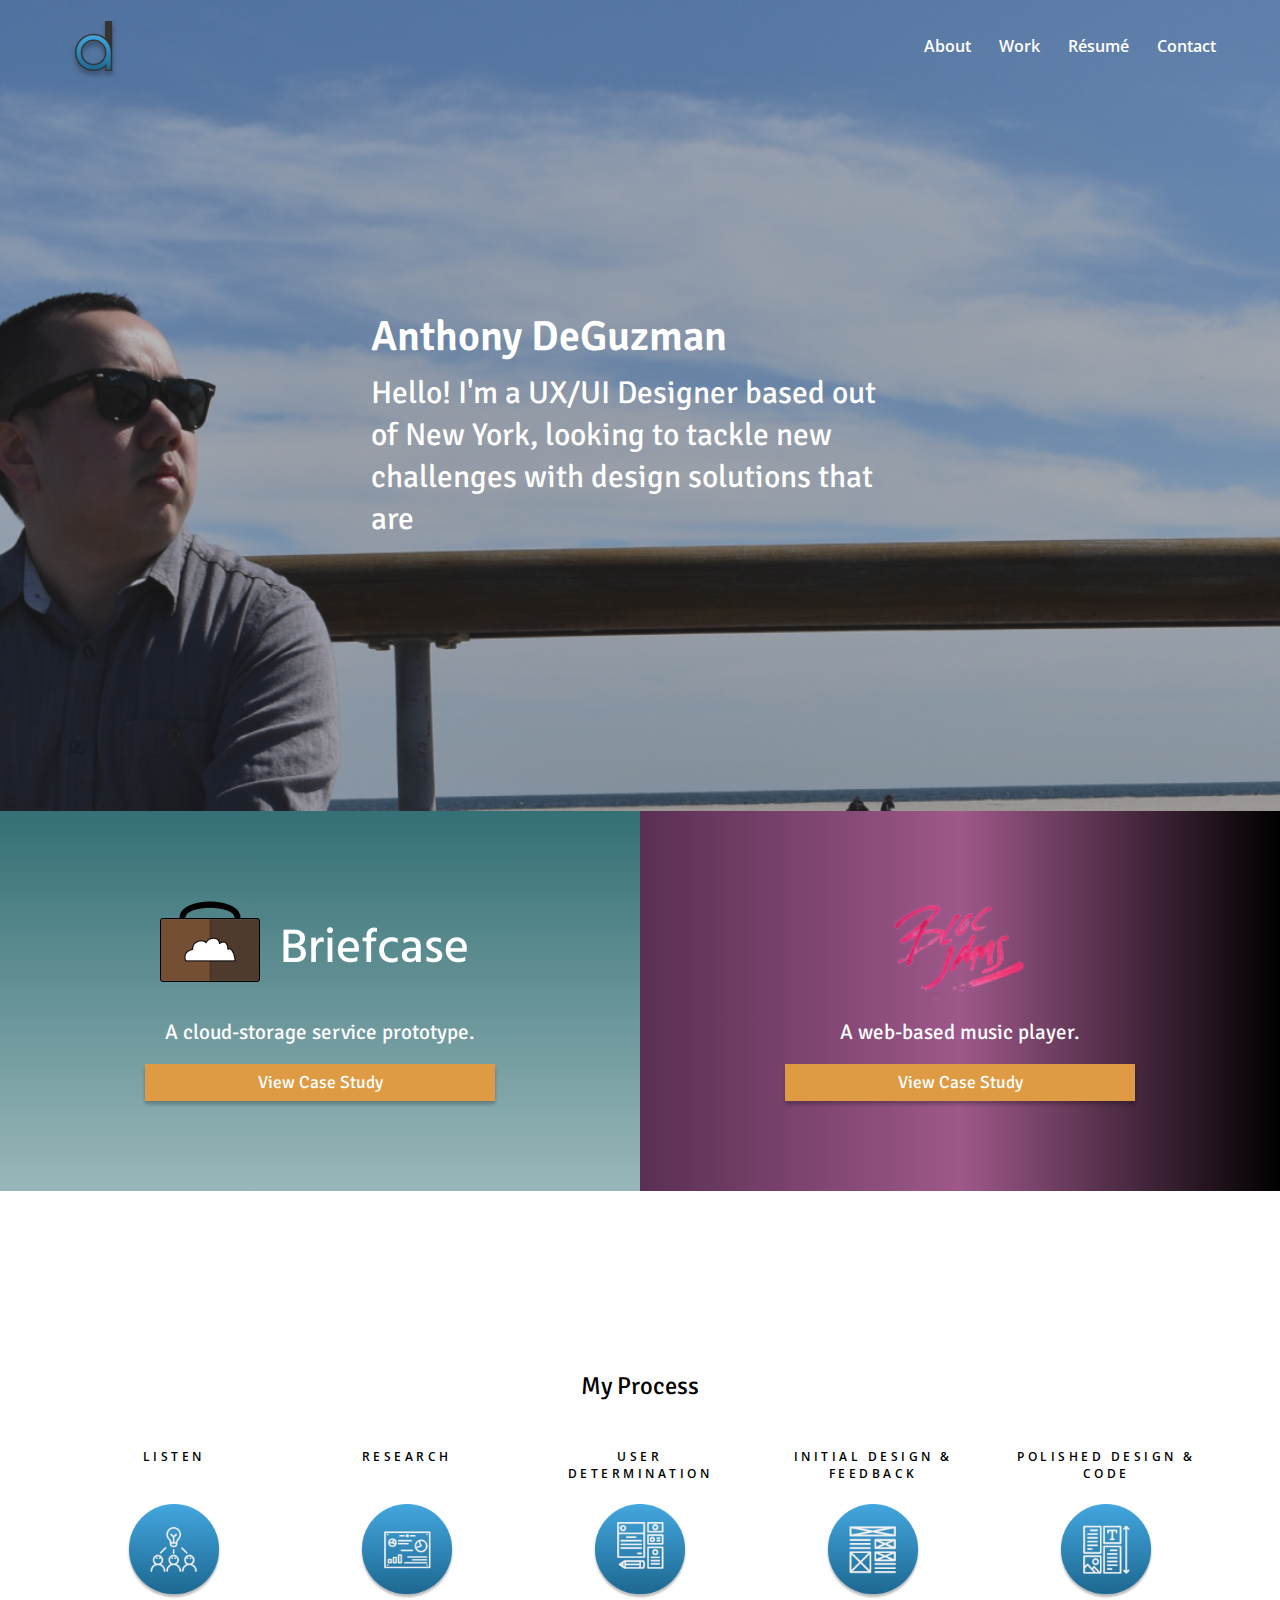
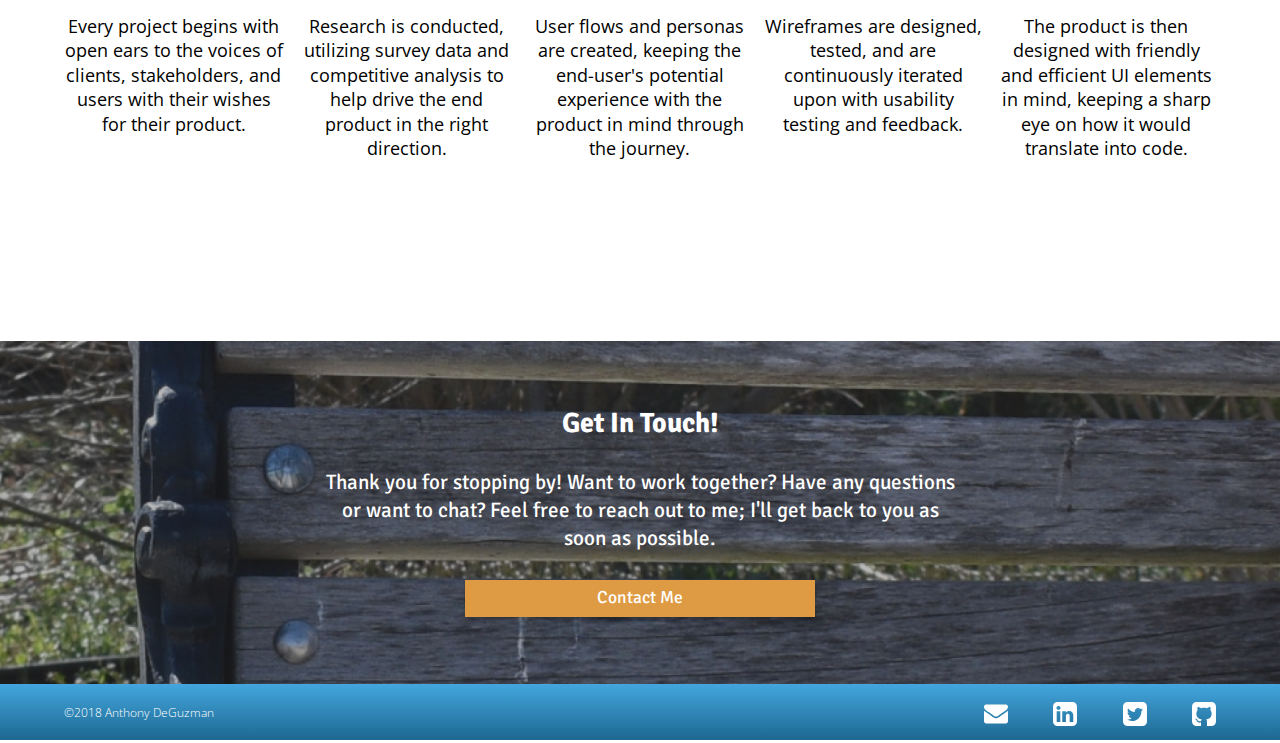
<file: index.html>
<!DOCTYPE html>
<html>
  <head>
    <meta http-equiv="X-UA-Compatible" content="IE=Edge">
    <meta charset="utf-8">
    <meta name="viewport" content="width=device-width, initial-scale=1">
    <title>Anthony DeGuzman | UX/UI Designer</title>
    <link rel="shortcut icon" href="assets/global/logo.ico" type="image/x-icon">
    <link rel="icon" href="assets/global/logo.ico" type="image/x-icon">

    <!-- Styles -->
    <link rel="stylesheet" href="https://fonts.googleapis.com/css?family=Open+Sans|Signika:300,400,600,700">
    <link rel="stylesheet" href="https://cdnjs.cloudflare.com/ajax/libs/font-awesome/4.7.0/css/font-awesome.min.css">
    <link rel="stylesheet" href="styles/reset.css">
    <link rel="stylesheet" href="styles/style.css">
  </head>

  <body>
    <header id="landing-header">
      <nav>
        <a href="index.html">
          <img src="assets/global/logo.svg" alt="Anthony DeGuzman">
        </a>
        <ul class="nav-menu">
          <li><a href="contact.html">Contact</a></li>
          <li><a href="resume.html">Résumé</a></li>
          <li><a href="index.html#projects">Work</a></li>
          <li><a href="about.html">About</a></li>
        </ul>
        <a href="javascript:void(0);" class="icon hamburger" onclick="myFunction()"><i class="fa fa-bars"></i></a>
      </nav>
      <div id="intro-text">
        <h1>Anthony DeGuzman</h1>
        <h2>Hello! I'm a UX/UI Designer based out of New York, looking to tackle new challenges with design solutions that are
          <div class="changing-word">
            <span>creative.</span>
            <span>thoughtful.</span>
            <span>efficient.</span>
            <span>effective.</span>
          </div>
        </h2>
      </div>

      <div id="mobile-intro-text">
        <h1>Anthony DeGuzman</h1>
        <h2>Hello! I'm a UX/UI Designer based out of New York, looking to tackle new challenges with design solutions that are creative, thoughtful, efficient, and effective.</h2>
      </div>
    </header>

    <main>
      <section class="projects" id="projects">
        <div id="blocjams">
          <img src="images/bloc-jams/bloc-jams-logo.png" alt="Bloc Jams Project Image">
          <h4>A web-based music player.</h4>
          <a href="bloc-jams.html" class="btn">View Case Study</a>
        </div>

        <div id="briefcase">
          <img src="images/briefcase/briefcase-logo.png" alt="Briefcase Project Image">
          <h4>A cloud-storage service prototype.</h4>
          <a href="briefcase.html" class="btn">View Case Study</a>
        </div>

        <!-- Twitch Project: Hide until completed.
        <div id="twitch-designs">
          <img src="images/twitch/twitch-logo.png">
          <h4>Panels & overlays for Twitch streamers.
            <br>Coming Soon!
          </h4>
        </div> -->
      </section>

      <section class="my-process">
      <div class="container">
        <h3>My Process</h3>
        <div class="process">
          <div class="listen">
            <h5>LISTEN</h5>
            <img src="assets/landing/listen-icon.png" alt="listen">
            <p>Every project begins with open ears to the voices of clients, stakeholders, and users with their wishes for their product.</p>
          </div>
          <div class="research">
            <h5>RESEARCH</h5>
            <img src="assets/landing/research-icon.png" alt="research">
            <p>Research is conducted, utilizing survey data and competitive analysis to help drive the end product in the right direction.</p>
          </div>
          <div class="user-determination">
            <h5>USER
            <br>DETERMINATION
            </h5>
            <img src="assets/landing/user-determination-icon.png" alt="user determination">
            <p>User flows and personas are created, keeping the end-user's potential experience with the product in mind through the journey.</p>
          </div>
          <div class="design-feedback">
            <h5>INITIAL DESIGN &
            <br>FEEDBACK
            </h5>
            <img src="assets/landing/initial-design-icon.png" alt="initial design & feedback">
            <p>Wireframes are designed, tested, and are continuously iterated upon with usability testing and feedback.</p>
          </div>
          <div class="design-code">
            <h5>POLISHED DESIGN &
            <br>CODE
            </h5>
            <img src="assets/landing/polished-design-icon.png" alt="polished design & code">
            <p>The product is then designed with friendly and efficient UI elements in mind, keeping a sharp eye on how it would translate into code.</p>
          </div>
        </div>
      </div>
      </section>

      <section id="landing-contact-footer">
        <h3>Get In Touch!</h3>
        <h4>Thank you for stopping by! Want to work together? Have any questions or want to chat? Feel free to reach out to me; I'll get back to you as soon as possible.</h4>
        <a href="contact.html" class="btn">Contact Me</a>
      </section>
    </main>

    <footer>
      <div class="copyright">©2018 Anthony DeGuzman</div>
      <div class="footer-icons">
        <!-- contact svg -->
        <a href="contact.html">
          <svg id="contact-svg" width="24" height="24" viewBox="0 0 439 439" xmlns="http://www.w3.org/2000/svg">
            <path d="M42.1353 106.32C47.6885 110.238 64.4282 121.877 92.355 141.229C120.283 160.582 141.677 175.483 156.54 185.933C158.172 187.078 161.641 189.568 166.948 193.406C172.256 197.247 176.667 200.351 180.176 202.718C183.688 205.084 187.934 207.739 192.917 210.678C197.899 213.614 202.595 215.823 207.005 217.285C211.415 218.759 215.498 219.489 219.253 219.489H219.5H219.747C223.502 219.489 227.587 218.758 231.997 217.285C236.405 215.823 241.105 213.612 246.083 210.678C251.063 207.736 255.308 205.084 258.82 202.718C262.332 200.351 266.739 197.247 272.049 193.406C277.355 189.565 280.828 187.078 282.461 185.933C297.484 175.483 335.704 148.942 397.109 106.315C409.031 97.989 418.991 87.9429 426.992 76.1834C435 64.429 438.999 52.098 438.999 39.1973C438.999 28.4168 435.118 19.1885 427.36 11.5133C419.602 3.83633 410.414 -2.61855e-07 399.802 -2.61855e-07H39.1947C26.6201 -2.61855e-07 16.943 4.24562 10.1653 12.7368C3.38843 21.2298 0 31.8456 0 44.5833C0 54.8721 4.49273 66.0216 13.4739 78.0248C22.4542 90.0289 32.0112 99.4614 42.1353 106.32Z" transform="translate(0 48)" fill="white"/>
            <path d="M414.498 21.3122C360.936 57.5655 320.264 85.7403 292.504 105.831C283.195 112.687 275.643 118.04 269.844 121.875C264.044 125.713 256.331 129.633 246.694 133.632C237.06 137.638 228.081 139.634 219.75 139.634H219.5H219.254C210.925 139.634 201.941 137.638 192.307 133.632C182.673 129.633 174.955 125.713 169.157 121.875C163.361 118.04 155.807 112.687 146.499 105.831C124.449 89.6633 83.8655 61.4868 24.7452 21.3122C15.4337 15.1102 7.18614 8.00128 0 -3.03752e-06V194.506C0 205.292 3.83633 214.515 11.5133 222.191C19.1885 229.87 28.4177 233.708 39.1973 233.708H399.805C410.582 233.708 419.811 229.87 427.487 222.191C435.165 214.513 439 205.293 439 194.506V-3.03752e-06C431.976 7.83568 423.813 14.9446 414.498 21.3122Z" transform="translate(0 159.217)" fill="white"/>
          </svg>
        </a>
        <!-- linkedin svg -->
        <a href="https://www.linkedin.com/in/anthony-deguzman" target="_blank">
          <svg id="linkedin-svg" width="24" height="24" viewBox="0 0 439 439" xmlns="http://www.w3.org/2000/svg">
            <path d="M414.407 24.123C398.33 8.042 378.96 0 356.312 0H82.225C59.577 0 40.207 8.042 24.123 24.123C8.042 40.207 0 59.576 0 82.225V356.309C0 378.956 8.042 398.327 24.123 414.411C40.207 430.495 59.577 438.537 82.225 438.537H356.309C378.957 438.537 398.327 430.495 414.404 414.411C430.488 398.327 438.53 378.957 438.53 356.309V82.225C438.529 59.576 430.487 40.204 414.407 24.123ZM133.615 367.157H67.663V169.016H133.615V367.157ZM127.623 132.332C120.772 138.899 111.73 142.183 100.499 142.183H100.211C89.363 142.183 80.563 138.899 73.804 132.332C67.044 125.765 63.666 117.629 63.666 107.922C63.666 98.025 67.142 89.839 74.087 83.366C81.037 76.895 90.029 73.658 101.067 73.658C112.106 73.658 120.957 76.895 127.62 83.366C134.281 89.839 137.708 98.025 137.897 107.922C137.896 117.625 134.474 125.761 127.623 132.332ZM370.87 367.157H304.918V261.237C304.918 231.358 293.882 216.414 271.802 216.414C263.428 216.414 256.382 218.745 250.674 223.409C244.959 228.07 240.678 233.733 237.827 240.4C236.492 243.822 235.828 249.15 235.828 256.381V367.156H169.876C170.447 247.627 170.447 181.577 169.876 169.014H235.828V196.988C249.695 175.307 269.386 164.444 294.929 164.444C317.769 164.444 336.139 171.964 350.033 186.998C363.928 202.035 370.874 224.212 370.874 253.517V367.157H370.87Z" fill="white"/>
          </svg>
        </a>
        <!-- twitter svg -->
        <a href="https://www.twitter.com/adeguzman110" target="_blank">
          <svg id="twitter-svg" width="24" height="24" viewBox="0 0 439 439" xmlns="http://www.w3.org/2000/svg">
            <path d="M414.407 24.123C398.33 8.042 378.96 0 356.312 0H82.225C59.577 0 40.207 8.042 24.123 24.123C8.042 40.207 0 59.576 0 82.225V356.309C0 378.956 8.042 398.327 24.123 414.411C40.207 430.495 59.577 438.537 82.225 438.537H356.309C378.957 438.537 398.327 430.495 414.404 414.411C430.488 398.327 438.53 378.957 438.53 356.309V82.225C438.529 59.576 430.487 40.204 414.407 24.123ZM335.468 168.735C335.659 170.448 335.756 173.013 335.756 176.445C335.756 192.434 333.422 208.47 328.761 224.549C324.1 240.636 316.961 256.053 307.345 270.803C297.739 285.552 286.271 298.594 272.949 309.918C259.624 321.238 243.638 330.283 224.981 337.035C206.333 343.797 186.344 347.178 165.028 347.178C131.912 347.178 101.268 338.226 73.097 320.342C77.665 320.91 82.426 321.197 87.372 321.197C114.972 321.197 139.811 312.632 161.891 295.497C148.95 295.312 137.385 291.318 127.203 283.506C117.018 275.703 109.93 265.807 105.932 253.815C110.879 254.575 114.59 254.952 117.064 254.952C121.251 254.952 126.106 254.192 131.624 252.673C117.73 250.004 106.026 243.111 96.509 231.976C86.99 220.84 82.232 208.136 82.232 193.862V193.291C92.317 198.046 101.834 200.52 110.781 200.713C93.46 189.1 84.8 172.448 84.8 150.75C84.8 140.09 87.558 130.003 93.078 120.486C108.113 138.95 126.389 153.699 147.894 164.738C169.401 175.776 192.434 181.965 216.986 183.296C216.036 179.68 215.559 175.11 215.559 169.592C215.559 153.03 221.412 138.9 233.119 127.193C244.822 115.487 258.956 109.632 275.513 109.632C293.028 109.632 307.592 115.915 319.201 128.478C332.335 126.004 345.093 121.148 357.461 113.918C352.704 128.57 343.848 139.706 330.911 147.32C343.279 145.604 354.791 142.37 365.448 137.612C357.455 149.793 347.459 160.166 335.468 168.735Z" fill="white"/>
          </svg>
        </a>
        <!-- github svg -->
        <a href="//github.com/deguzman110" target="_blank">
          <svg id="github-svg" width="24" height="24" viewBox="0 0 439 439" xmlns="http://www.w3.org/2000/svg">
            <path d="M4.06285 0.0886765C1.01385 0.656676 -0.318156 2.08768 0.0638442 4.36968C0.443844 6.65268 2.15684 7.41567 5.20184 6.65267C8.25084 5.89267 9.58185 4.55766 9.19885 2.65566C8.82085 0.563663 7.10785 -0.294324 4.06285 0.0886765Z" transform="translate(154.11 352.51)" fill="white"/>
            <path d="M4.568 0.0767633C1.522 0.0767633 1.83105e-06 1.11774 1.83105e-06 3.21574C1.83105e-06 5.68974 1.619 6.73374 4.853 6.35374C7.899 6.35374 9.42301 5.30674 9.42301 3.21574C9.42301 0.74474 7.804 -0.306237 4.568 0.0767633Z" transform="translate(137.33 354.808)" fill="white"/>
            <path d="M0.216835 2.30261C-0.543165 4.39761 0.694834 5.82161 3.92783 6.58661C6.78283 7.72361 8.59184 7.15462 9.35184 4.87262C9.92385 2.78162 8.68584 1.2626 5.64084 0.304597C2.78484 -0.454403 0.977835 0.202613 0.216835 2.30261Z" transform="translate(119.412 351.719)" fill="white"/>
            <path d="M414.41 24.123C398.326 8.042 378.964 0 356.309 0H82.225C59.577 0 40.208 8.042 24.123 24.123C8.042 40.207 0 59.576 0 82.225V356.313C0 378.963 8.042 398.33 24.123 414.411C40.207 430.495 59.577 438.537 82.225 438.537H146.178C150.362 438.537 153.505 438.393 155.598 438.113C157.69 437.825 159.782 436.587 161.877 434.396C163.973 432.209 165.017 429.02 165.017 424.834C165.017 424.266 164.967 417.788 164.873 405.417C164.776 393.042 164.729 383.241 164.729 376.007L158.162 377.15C153.975 377.91 148.693 378.245 142.316 378.149C135.942 378.053 129.326 377.389 122.475 376.151C115.62 374.912 109.246 372.058 103.345 367.589C97.447 363.112 93.26 357.261 90.785 350.03L87.929 343.459C86.026 339.086 83.03 334.23 78.937 328.905C74.844 323.573 70.705 319.956 66.518 318.053L64.519 316.625C63.188 315.674 61.951 314.527 60.808 313.196C59.667 311.861 58.811 310.527 58.24 309.199C57.669 307.864 58.143 306.769 59.667 305.91C61.191 305.055 63.948 304.631 67.947 304.631L73.655 305.486C77.463 306.246 82.171 308.528 87.789 312.337C93.403 316.143 98.018 321.091 101.635 327.18C106.015 334.986 111.292 340.93 117.481 345.023C123.665 349.12 129.9 351.166 136.18 351.166C142.46 351.166 147.884 350.69 152.454 349.742C157.019 348.788 161.302 347.357 165.301 345.454C167.014 332.703 171.678 322.895 179.289 316.044C168.441 314.901 158.687 313.19 150.024 310.904C141.366 308.618 132.419 304.909 123.189 299.768C113.955 294.628 106.295 288.256 100.204 280.638C94.114 273.02 89.116 263.028 85.217 250.66C81.316 238.285 79.365 224.008 79.365 207.831C79.365 184.802 86.886 165.194 101.922 149.017C94.878 131.697 95.543 112.285 103.919 90.775C109.439 89.061 117.625 90.347 128.473 94.63C139.323 98.916 147.267 102.581 152.313 105.622C157.359 108.664 161.402 111.236 164.448 113.332C182.153 108.383 200.424 105.909 219.266 105.909C238.107 105.909 256.381 108.383 274.087 113.332L284.936 106.48C292.362 101.91 301.116 97.723 311.205 93.918C321.293 90.112 329 89.064 334.332 90.778C342.894 112.288 343.66 131.7 336.611 149.019C351.647 165.198 359.17 184.805 359.17 207.834C359.17 224.014 357.219 238.339 353.318 250.803C349.42 263.27 344.379 273.266 338.188 280.784C332.004 288.303 324.294 294.627 315.064 299.77C305.832 304.907 296.886 308.623 288.224 310.902C279.563 313.188 269.81 314.906 258.961 316.049C268.852 324.611 273.8 338.121 273.8 356.587V424.825C273.8 428.062 274.272 430.677 275.224 432.676C276.182 434.674 277.702 436.05 279.795 436.817C281.897 437.577 283.744 438.052 285.366 438.241C286.988 438.432 289.315 438.528 292.361 438.528H356.314C378.962 438.528 398.332 430.486 414.409 414.402C430.493 398.318 438.535 378.948 438.535 356.3V82.225C438.533 59.576 430.491 40.204 414.41 24.123Z" fill="white"/>
            <path d="M0.873383 0.688008C-0.457617 1.63601 -0.267619 3.15901 1.44538 5.25301C3.35138 7.15501 4.87238 7.44199 6.01538 6.10799C7.34638 5.15999 7.15638 3.63699 5.44038 1.53899C3.53838 -0.171009 2.01638 -0.457992 0.873383 0.688008Z" transform="translate(85.9197 318.507)" fill="white"/>
            <path d="M0.197136 0.896248C-0.372864 2.23125 0.293137 3.37424 2.19614 4.32224C3.71714 5.27724 4.95814 5.08925 5.90714 3.75425C6.47714 2.41925 5.81113 1.27624 3.90813 0.321236C2.00514 -0.250764 0.768136 -0.0587522 0.197136 0.896248Z" transform="translate(77.1769 311.161)" fill="white"/>
            <path d="M1.28625 0.701878C-0.428746 1.64988 -0.428746 3.36787 1.28625 5.83887C2.99925 8.31687 4.61425 8.98089 6.13925 7.83689C7.85325 6.50289 7.85325 4.69489 6.13925 2.40989C4.61825 -0.0581138 2.99925 -0.636122 1.28625 0.701878Z" transform="translate(94.3597 329.629)" fill="white"/>
            <path d="M1.05267 1.09893C-0.661325 2.62493 -0.283327 4.42591 2.19467 6.52691C4.47567 8.80591 6.37967 9.09291 7.90267 7.37591C9.42667 5.85691 9.04568 4.04992 6.76067 1.95592C4.47968 -0.324075 2.57567 -0.61207 1.05267 1.09893Z" transform="translate(104.588 342.075)" fill="white"/>
          </svg>
        </a>
      </div>
    </footer>

    <!-- Scripts -->
    <script src="scripts/responsive.js"></script>
    <script async src="https://www.googletagmanager.com/gtag/js?id=UA-120392106-1"></script>
    <script>
    window.dataLayer = window.dataLayer || [];
    function gtag(){dataLayer.push(arguments);}
    gtag('js', new Date());
    gtag('config', 'UA-120392106-1');
    </script>
  </body>
</html>
</file>
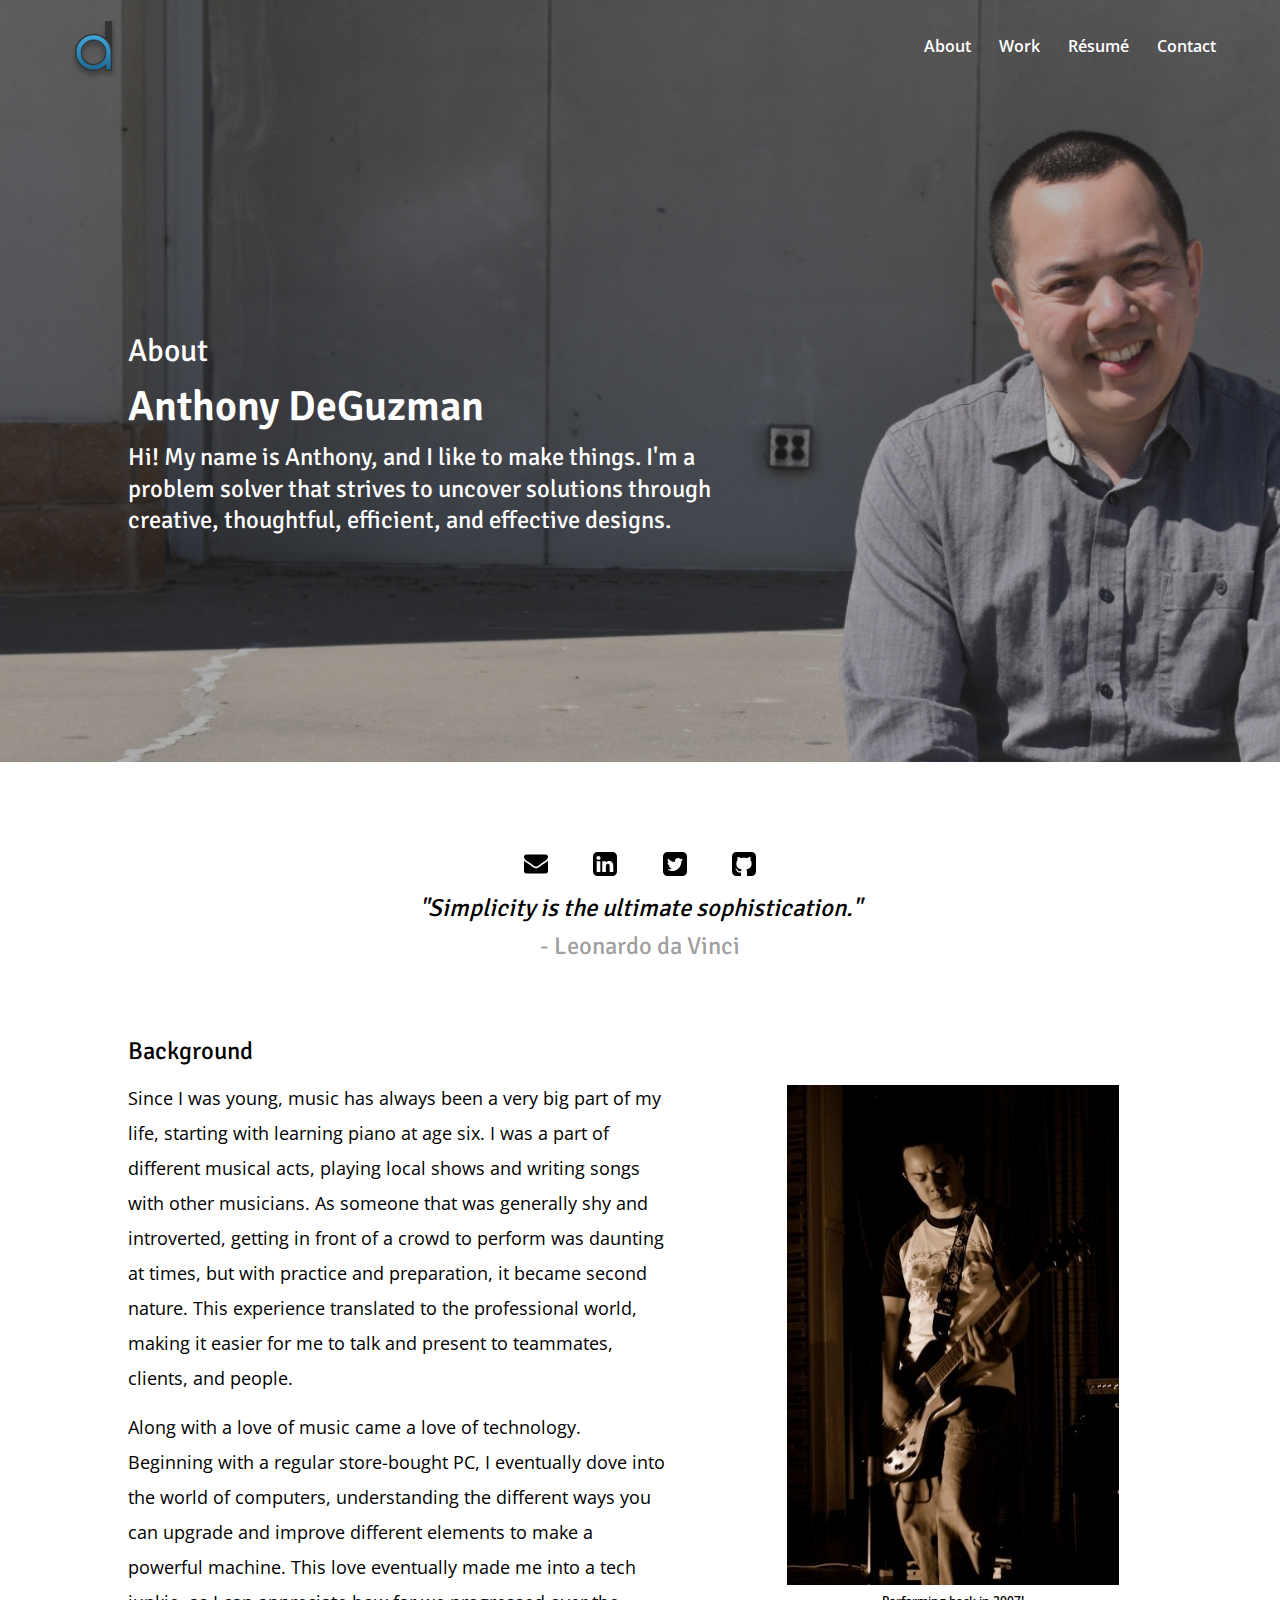
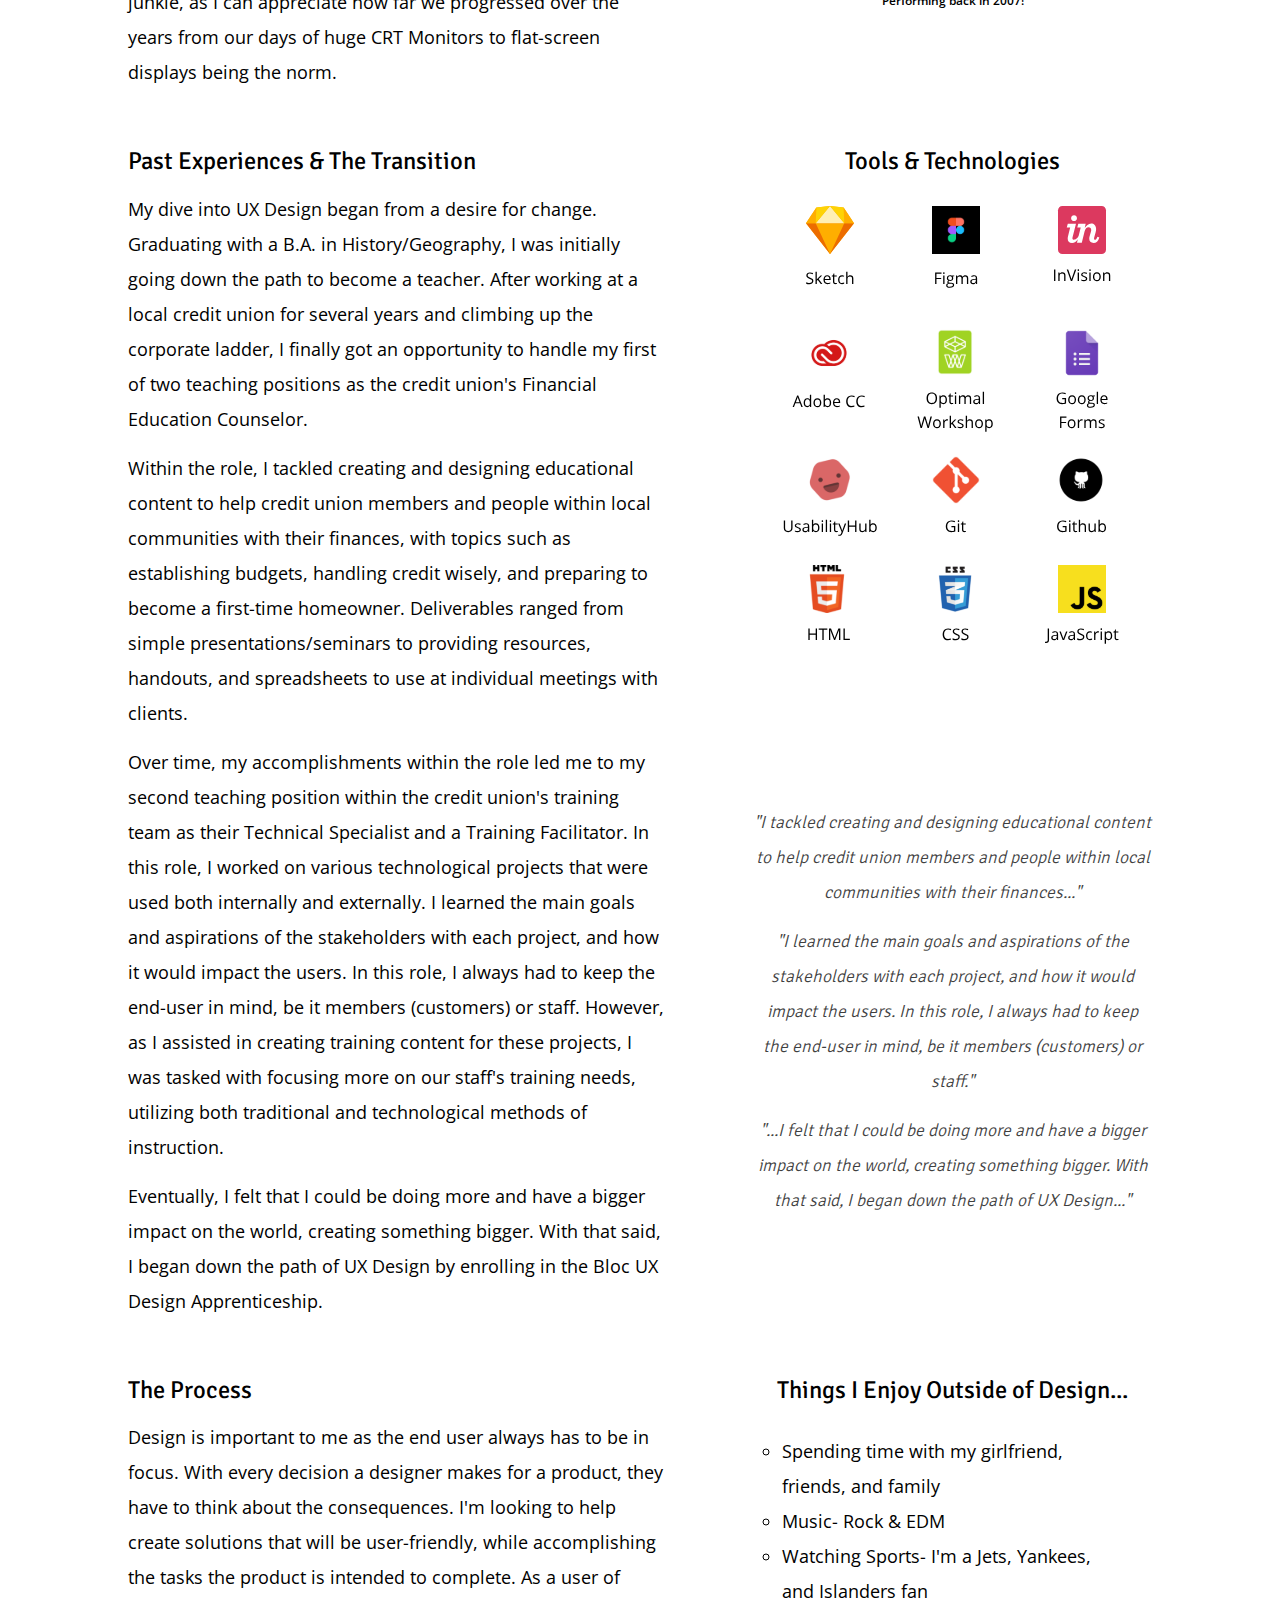
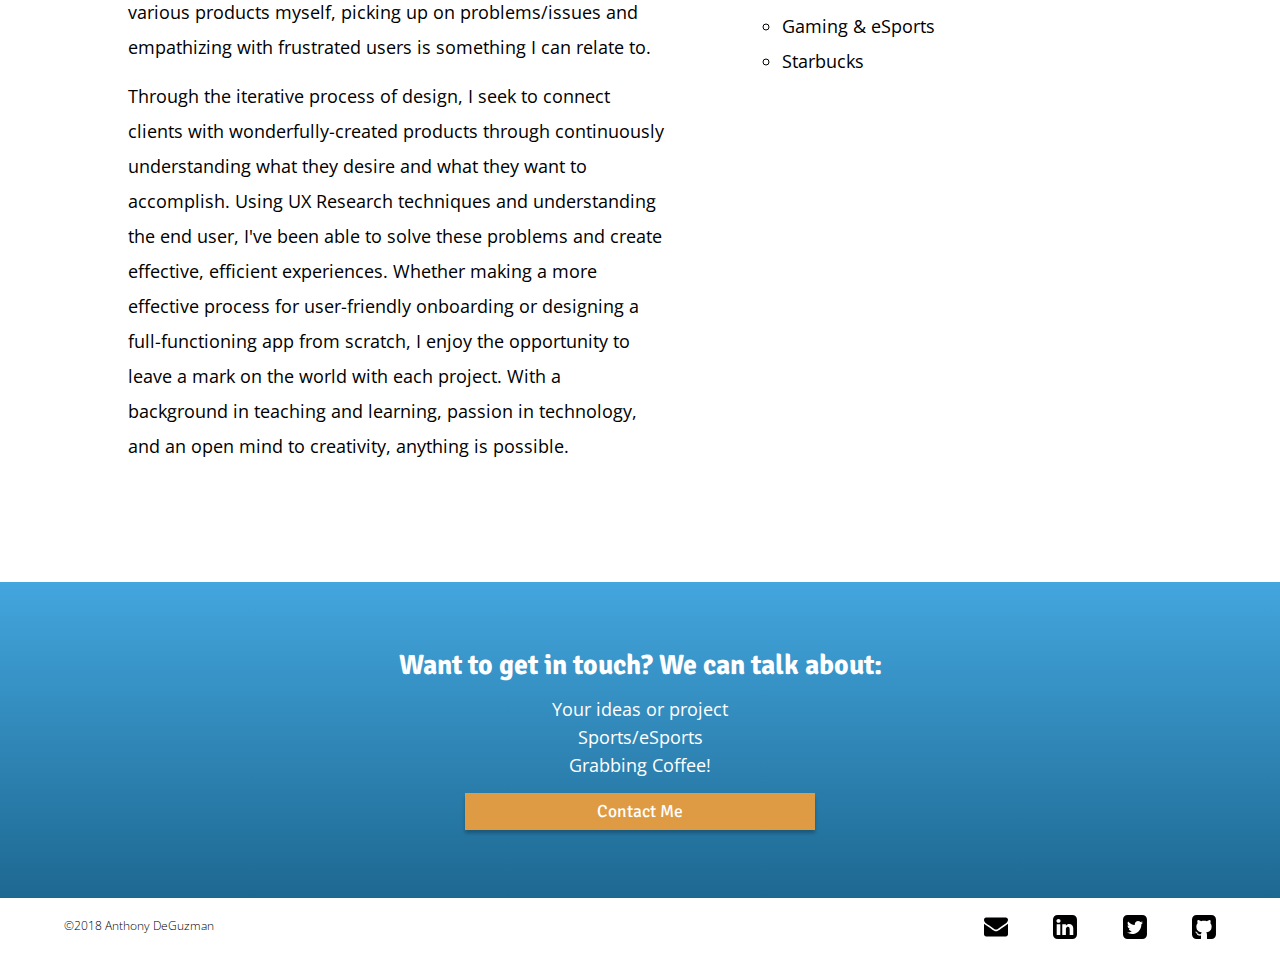
<file: about.html>
<!DOCTYPE html>
<html>
  <head>
    <meta http-equiv="X-UA-Compatible" content="IE=Edge">
    <meta charset="utf-8">
    <meta name="viewport" content="width=device-width, initial-scale=1">
    <title>Anthony DeGuzman | UX/UI Designer</title>
    <link rel="shortcut icon" href="assets/global/logo.ico" type="image/x-icon">
    <link rel="icon" href="assets/global/logo.ico" type="image/x-icon">

    <!-- Styles -->
    <link rel="stylesheet" href="https://fonts.googleapis.com/css?family=Open+Sans|Signika:300,400,600,700">
    <link rel="stylesheet" href="https://cdnjs.cloudflare.com/ajax/libs/font-awesome/4.7.0/css/font-awesome.min.css">
    <link rel="stylesheet" href="styles/reset.css">
    <link rel="stylesheet" href="styles/style.css">
  </head>

  <body>
    <header id="about-contact-header">
      <nav>
        <a href="index.html">
          <img src="assets/global/logo.svg" alt="Anthony DeGuzman">
        </a>
        <ul class="nav-menu">
          <li><a href="contact.html">Contact</a></li>
          <li><a href="resume.html">Résumé</a></li>
          <li><a href="index.html#projects">Work</a></li>
          <li><a href="about.html">About</a></li>
        </ul>
        <a href="javascript:void(0);" class="icon hamburger" onclick="myFunction()"><i class="fa fa-bars"></i></a>
      </nav>
      <div id="about-contact-text">
        <h2>About</h2>
        <h1>Anthony DeGuzman</h1>
        <h3>Hi! My name is Anthony, and I like to make things. I'm a problem solver that strives to uncover solutions through creative, thoughtful, efficient, and effective designs.</h3>
      </div>
    </header>

    <main>
      <section class="about-intro">
        <div id="intro-icons">
          <!-- contact svg -->
          <a href="contact.html">
            <svg id="contact-svg" width="24" height="24" viewBox="0 0 439 439" xmlns="http://www.w3.org/2000/svg">
              <path d="M42.1353 106.32C47.6885 110.238 64.4282 121.877 92.355 141.229C120.283 160.582 141.677 175.483 156.54 185.933C158.172 187.078 161.641 189.568 166.948 193.406C172.256 197.247 176.667 200.351 180.176 202.718C183.688 205.084 187.934 207.739 192.917 210.678C197.899 213.614 202.595 215.823 207.005 217.285C211.415 218.759 215.498 219.489 219.253 219.489H219.5H219.747C223.502 219.489 227.587 218.758 231.997 217.285C236.405 215.823 241.105 213.612 246.083 210.678C251.063 207.736 255.308 205.084 258.82 202.718C262.332 200.351 266.739 197.247 272.049 193.406C277.355 189.565 280.828 187.078 282.461 185.933C297.484 175.483 335.704 148.942 397.109 106.315C409.031 97.989 418.991 87.9429 426.992 76.1834C435 64.429 438.999 52.098 438.999 39.1973C438.999 28.4168 435.118 19.1885 427.36 11.5133C419.602 3.83633 410.414 -2.61855e-07 399.802 -2.61855e-07H39.1947C26.6201 -2.61855e-07 16.943 4.24562 10.1653 12.7368C3.38843 21.2298 0 31.8456 0 44.5833C0 54.8721 4.49273 66.0216 13.4739 78.0248C22.4542 90.0289 32.0112 99.4614 42.1353 106.32Z" transform="translate(0 48)" fill="black"/>
              <path d="M414.498 21.3122C360.936 57.5655 320.264 85.7403 292.504 105.831C283.195 112.687 275.643 118.04 269.844 121.875C264.044 125.713 256.331 129.633 246.694 133.632C237.06 137.638 228.081 139.634 219.75 139.634H219.5H219.254C210.925 139.634 201.941 137.638 192.307 133.632C182.673 129.633 174.955 125.713 169.157 121.875C163.361 118.04 155.807 112.687 146.499 105.831C124.449 89.6633 83.8655 61.4868 24.7452 21.3122C15.4337 15.1102 7.18614 8.00128 0 -3.03752e-06V194.506C0 205.292 3.83633 214.515 11.5133 222.191C19.1885 229.87 28.4177 233.708 39.1973 233.708H399.805C410.582 233.708 419.811 229.87 427.487 222.191C435.165 214.513 439 205.293 439 194.506V-3.03752e-06C431.976 7.83568 423.813 14.9446 414.498 21.3122Z" transform="translate(0 159.217)" fill="black"/>
            </svg>
          </a>
          <!-- linkedin svg -->
          <a href="https://www.linkedin.com/in/anthony-deguzman" target="_blank">
            <svg id="linkedin-svg" width="24" height="24" viewBox="0 0 439 439" xmlns="http://www.w3.org/2000/svg">
              <path d="M414.407 24.123C398.33 8.042 378.96 0 356.312 0H82.225C59.577 0 40.207 8.042 24.123 24.123C8.042 40.207 0 59.576 0 82.225V356.309C0 378.956 8.042 398.327 24.123 414.411C40.207 430.495 59.577 438.537 82.225 438.537H356.309C378.957 438.537 398.327 430.495 414.404 414.411C430.488 398.327 438.53 378.957 438.53 356.309V82.225C438.529 59.576 430.487 40.204 414.407 24.123ZM133.615 367.157H67.663V169.016H133.615V367.157ZM127.623 132.332C120.772 138.899 111.73 142.183 100.499 142.183H100.211C89.363 142.183 80.563 138.899 73.804 132.332C67.044 125.765 63.666 117.629 63.666 107.922C63.666 98.025 67.142 89.839 74.087 83.366C81.037 76.895 90.029 73.658 101.067 73.658C112.106 73.658 120.957 76.895 127.62 83.366C134.281 89.839 137.708 98.025 137.897 107.922C137.896 117.625 134.474 125.761 127.623 132.332ZM370.87 367.157H304.918V261.237C304.918 231.358 293.882 216.414 271.802 216.414C263.428 216.414 256.382 218.745 250.674 223.409C244.959 228.07 240.678 233.733 237.827 240.4C236.492 243.822 235.828 249.15 235.828 256.381V367.156H169.876C170.447 247.627 170.447 181.577 169.876 169.014H235.828V196.988C249.695 175.307 269.386 164.444 294.929 164.444C317.769 164.444 336.139 171.964 350.033 186.998C363.928 202.035 370.874 224.212 370.874 253.517V367.157H370.87Z" fill="black"/>
            </svg>
          </a>
          <!-- twitter svg -->
          <a href="https://www.twitter.com/adeguzman110" target="_blank">
            <svg id="twitter-svg" width="24" height="24" viewBox="0 0 439 439" xmlns="http://www.w3.org/2000/svg">
              <path d="M414.407 24.123C398.33 8.042 378.96 0 356.312 0H82.225C59.577 0 40.207 8.042 24.123 24.123C8.042 40.207 0 59.576 0 82.225V356.309C0 378.956 8.042 398.327 24.123 414.411C40.207 430.495 59.577 438.537 82.225 438.537H356.309C378.957 438.537 398.327 430.495 414.404 414.411C430.488 398.327 438.53 378.957 438.53 356.309V82.225C438.529 59.576 430.487 40.204 414.407 24.123ZM335.468 168.735C335.659 170.448 335.756 173.013 335.756 176.445C335.756 192.434 333.422 208.47 328.761 224.549C324.1 240.636 316.961 256.053 307.345 270.803C297.739 285.552 286.271 298.594 272.949 309.918C259.624 321.238 243.638 330.283 224.981 337.035C206.333 343.797 186.344 347.178 165.028 347.178C131.912 347.178 101.268 338.226 73.097 320.342C77.665 320.91 82.426 321.197 87.372 321.197C114.972 321.197 139.811 312.632 161.891 295.497C148.95 295.312 137.385 291.318 127.203 283.506C117.018 275.703 109.93 265.807 105.932 253.815C110.879 254.575 114.59 254.952 117.064 254.952C121.251 254.952 126.106 254.192 131.624 252.673C117.73 250.004 106.026 243.111 96.509 231.976C86.99 220.84 82.232 208.136 82.232 193.862V193.291C92.317 198.046 101.834 200.52 110.781 200.713C93.46 189.1 84.8 172.448 84.8 150.75C84.8 140.09 87.558 130.003 93.078 120.486C108.113 138.95 126.389 153.699 147.894 164.738C169.401 175.776 192.434 181.965 216.986 183.296C216.036 179.68 215.559 175.11 215.559 169.592C215.559 153.03 221.412 138.9 233.119 127.193C244.822 115.487 258.956 109.632 275.513 109.632C293.028 109.632 307.592 115.915 319.201 128.478C332.335 126.004 345.093 121.148 357.461 113.918C352.704 128.57 343.848 139.706 330.911 147.32C343.279 145.604 354.791 142.37 365.448 137.612C357.455 149.793 347.459 160.166 335.468 168.735Z" fill="black"/>
            </svg>
          </a>
          <!-- github svg -->
          <a href="//github.com/deguzman110" target="_blank">
            <svg id="github-svg" width="24" height="24" viewBox="0 0 439 439" xmlns="http://www.w3.org/2000/svg">
              <path d="M4.06285 0.0886765C1.01385 0.656676 -0.318156 2.08768 0.0638442 4.36968C0.443844 6.65268 2.15684 7.41567 5.20184 6.65267C8.25084 5.89267 9.58185 4.55766 9.19885 2.65566C8.82085 0.563663 7.10785 -0.294324 4.06285 0.0886765Z" transform="translate(154.11 352.51)" fill="black"/>
              <path d="M4.568 0.0767633C1.522 0.0767633 1.83105e-06 1.11774 1.83105e-06 3.21574C1.83105e-06 5.68974 1.619 6.73374 4.853 6.35374C7.899 6.35374 9.42301 5.30674 9.42301 3.21574C9.42301 0.74474 7.804 -0.306237 4.568 0.0767633Z" transform="translate(137.33 354.808)" fill="black"/>
              <path d="M0.216835 2.30261C-0.543165 4.39761 0.694834 5.82161 3.92783 6.58661C6.78283 7.72361 8.59184 7.15462 9.35184 4.87262C9.92385 2.78162 8.68584 1.2626 5.64084 0.304597C2.78484 -0.454403 0.977835 0.202613 0.216835 2.30261Z" transform="translate(119.412 351.719)" fill="black"/>
              <path d="M414.41 24.123C398.326 8.042 378.964 0 356.309 0H82.225C59.577 0 40.208 8.042 24.123 24.123C8.042 40.207 0 59.576 0 82.225V356.313C0 378.963 8.042 398.33 24.123 414.411C40.207 430.495 59.577 438.537 82.225 438.537H146.178C150.362 438.537 153.505 438.393 155.598 438.113C157.69 437.825 159.782 436.587 161.877 434.396C163.973 432.209 165.017 429.02 165.017 424.834C165.017 424.266 164.967 417.788 164.873 405.417C164.776 393.042 164.729 383.241 164.729 376.007L158.162 377.15C153.975 377.91 148.693 378.245 142.316 378.149C135.942 378.053 129.326 377.389 122.475 376.151C115.62 374.912 109.246 372.058 103.345 367.589C97.447 363.112 93.26 357.261 90.785 350.03L87.929 343.459C86.026 339.086 83.03 334.23 78.937 328.905C74.844 323.573 70.705 319.956 66.518 318.053L64.519 316.625C63.188 315.674 61.951 314.527 60.808 313.196C59.667 311.861 58.811 310.527 58.24 309.199C57.669 307.864 58.143 306.769 59.667 305.91C61.191 305.055 63.948 304.631 67.947 304.631L73.655 305.486C77.463 306.246 82.171 308.528 87.789 312.337C93.403 316.143 98.018 321.091 101.635 327.18C106.015 334.986 111.292 340.93 117.481 345.023C123.665 349.12 129.9 351.166 136.18 351.166C142.46 351.166 147.884 350.69 152.454 349.742C157.019 348.788 161.302 347.357 165.301 345.454C167.014 332.703 171.678 322.895 179.289 316.044C168.441 314.901 158.687 313.19 150.024 310.904C141.366 308.618 132.419 304.909 123.189 299.768C113.955 294.628 106.295 288.256 100.204 280.638C94.114 273.02 89.116 263.028 85.217 250.66C81.316 238.285 79.365 224.008 79.365 207.831C79.365 184.802 86.886 165.194 101.922 149.017C94.878 131.697 95.543 112.285 103.919 90.775C109.439 89.061 117.625 90.347 128.473 94.63C139.323 98.916 147.267 102.581 152.313 105.622C157.359 108.664 161.402 111.236 164.448 113.332C182.153 108.383 200.424 105.909 219.266 105.909C238.107 105.909 256.381 108.383 274.087 113.332L284.936 106.48C292.362 101.91 301.116 97.723 311.205 93.918C321.293 90.112 329 89.064 334.332 90.778C342.894 112.288 343.66 131.7 336.611 149.019C351.647 165.198 359.17 184.805 359.17 207.834C359.17 224.014 357.219 238.339 353.318 250.803C349.42 263.27 344.379 273.266 338.188 280.784C332.004 288.303 324.294 294.627 315.064 299.77C305.832 304.907 296.886 308.623 288.224 310.902C279.563 313.188 269.81 314.906 258.961 316.049C268.852 324.611 273.8 338.121 273.8 356.587V424.825C273.8 428.062 274.272 430.677 275.224 432.676C276.182 434.674 277.702 436.05 279.795 436.817C281.897 437.577 283.744 438.052 285.366 438.241C286.988 438.432 289.315 438.528 292.361 438.528H356.314C378.962 438.528 398.332 430.486 414.409 414.402C430.493 398.318 438.535 378.948 438.535 356.3V82.225C438.533 59.576 430.491 40.204 414.41 24.123Z" fill="black"/>
              <path d="M0.873383 0.688008C-0.457617 1.63601 -0.267619 3.15901 1.44538 5.25301C3.35138 7.15501 4.87238 7.44199 6.01538 6.10799C7.34638 5.15999 7.15638 3.63699 5.44038 1.53899C3.53838 -0.171009 2.01638 -0.457992 0.873383 0.688008Z" transform="translate(85.9197 318.507)" fill="black"/>
              <path d="M0.197136 0.896248C-0.372864 2.23125 0.293137 3.37424 2.19614 4.32224C3.71714 5.27724 4.95814 5.08925 5.90714 3.75425C6.47714 2.41925 5.81113 1.27624 3.90813 0.321236C2.00514 -0.250764 0.768136 -0.0587522 0.197136 0.896248Z" transform="translate(77.1769 311.161)" fill="black"/>
              <path d="M1.28625 0.701878C-0.428746 1.64988 -0.428746 3.36787 1.28625 5.83887C2.99925 8.31687 4.61425 8.98089 6.13925 7.83689C7.85325 6.50289 7.85325 4.69489 6.13925 2.40989C4.61825 -0.0581138 2.99925 -0.636122 1.28625 0.701878Z" transform="translate(94.3597 329.629)" fill="black"/>
              <path d="M1.05267 1.09893C-0.661325 2.62493 -0.283327 4.42591 2.19467 6.52691C4.47567 8.80591 6.37967 9.09291 7.90267 7.37591C9.42667 5.85691 9.04568 4.04992 6.76067 1.95592C4.47968 -0.324075 2.57567 -0.61207 1.05267 1.09893Z" transform="translate(104.588 342.075)" fill="black"/>
            </svg>
          </a>
        </div>

        <h3 id="quote"><i>"Simplicity is the ultimate sophistication."</i></h3>
        <span id="leo"><h3>- Leonardo da Vinci</h3></span>

        <div class="mobile-intro">
          <h3>Hi! My name is Anthony, and I like to make things. I'm a problem solver that strives to uncover solutions through creative, thoughtful, efficient, and effective designs.</h3>
        </div>
      </section>

      <div class="about-container">
      <section class="background">
        <h3>Background</h3>
        <p>Since I was young, music has always been a very big part of my life, starting with learning piano at age six. I was a part of different musical acts, playing local shows and writing songs with other musicians. As someone that was generally shy and introverted, getting in front of a crowd to perform was daunting at times, but with practice and preparation, it became second nature. This experience translated to the professional world, making it easier for me to talk and present to teammates, clients, and people.</p>
        <br>
        <p>Along with a love of music came a love of technology. Beginning with a regular store-bought PC, I eventually dove into the world of computers, understanding the different ways you can upgrade and improve different elements to make a powerful machine. This love eventually made me into a tech junkie, as I can appreciate how far we progressed over the years from our days of huge CRT Monitors to flat-screen displays being the norm.</p>
      </section>

      <section class="experience-and-transition">
        <h3>Past Experiences & The Transition</h3>
        <p>My dive into UX Design began from a desire for change. Graduating with a B.A. in History/Geography, I was initially going down the path to become a teacher. After working at a local credit union for several years and climbing up the corporate ladder, I finally got an opportunity to handle my first of two teaching positions as the credit union's Financial Education Counselor.</p>
        <br>
        <p>Within the role, I tackled creating and designing educational content to help credit union members and people within local communities with their finances, with topics such as establishing budgets, handling credit wisely, and preparing to become a first-time homeowner. Deliverables ranged from simple presentations/seminars to providing resources, handouts, and spreadsheets to use at individual meetings with clients.</p>
        <br>
        <p>Over time, my accomplishments within the role led me to my second teaching position within the credit union's training team as their Technical Specialist and a Training Facilitator. In this role, I worked on various technological projects that were used both internally and externally. I learned the main goals and aspirations of the stakeholders with each project, and how it would impact the users. In this role, I always had to keep the end-user in mind, be it members (customers) or staff. However, as I assisted in creating training content for these projects, I was tasked with focusing more on our staff's training needs, utilizing both traditional and technological methods of instruction.</p>
        <br>
        <p>Eventually, I felt that I could be doing more and have a bigger impact on the world, creating something bigger. With that said, I began down the path of UX Design by enrolling in the Bloc UX Design Apprenticeship.</p>
      </section>

      <section class="the-process">
        <h3>The Process</h3>
        <p>Design is important to me as the end user always has to be in focus. With every decision a designer makes for a product, they have to think about the consequences. I'm looking to help create solutions that will be user-friendly, while accomplishing the tasks the product is intended to complete. As a user of various products myself, picking up on problems/issues and empathizing with frustrated users is something I can relate to.</p>
        <br>
        <p>Through the iterative process of design, I seek to connect clients with wonderfully-created products through continuously understanding what they desire and what they want to accomplish. Using UX Research techniques and understanding the end user, I've been able to solve these problems and create effective, efficient experiences. Whether making a more effective process for user-friendly onboarding or designing a full-functioning app from scratch, I enjoy the opportunity to leave a mark on the world with each project. With a background in teaching and learning, passion in technology, and an open mind to creativity, anything is possible.</p>
      </section>

      <section class="musician">
        <img id="musician" src="assets/about-contact/musician-photo.jpg" alt="musician">
        <h5>Performing back in 2007!</h5>
      </section>

      <section class="tools-and-tech">
        <h3>Tools & Technologies</h3>
        <img id="tools-full-image" src="assets/about-contact/tools.svg" alt="tools">
        <img id="tools-mobile-image" src="assets/about-contact/tools-mobile.svg" alt="tools mobile">
      </section>

      <section class="quote-block">
        <h4><i>"I tackled creating and designing educational content to help credit union members and people within local communities with their finances..."</i></h4>
        <br>
        <h4><i>"I learned the main goals and aspirations of the stakeholders with each project, and how it would impact the users. In this role, I always had to keep the end-user in mind, be it members (customers) or staff."</i></h4>
        <br>
        <h4><i>"...I felt that I could be doing more and have a bigger impact on the world, creating something bigger. With that said, I began down the path of UX Design..."</i></h4>
      </section>

      <section class="outside-design">
        <h3>Things I Enjoy Outside of Design...</h3>
        <ul>
          <li>Spending time with my girlfriend, friends, and family</li>
          <li>Music- Rock & EDM</li>
          <li>Watching Sports- I'm a Jets, Yankees, and Islanders fan</li>
          <li>Gaming & eSports</li>
          <li>Starbucks</li>
        </ul>
      </section>
      </div>

      <section class="contact-footer">
        <h3>Want to get in touch? We can talk about:</h3>
        <h4><ul>
          <li>Your ideas or project</li>
          <li>Sports/eSports</li>
          <li>Grabbing Coffee!</li>
        </ul></h4>
        <a href="contact.html" class="btn">Contact Me</a>
      </section>
    </main>

    <footer id="white-footer">
      <div class="dark-copyright">©2018 Anthony DeGuzman</div>
      <div class="footer-icons">
        <!-- contact svg -->
        <a href="contact.html">
          <svg id="contact-svg" width="24" height="24" viewBox="0 0 439 439" xmlns="http://www.w3.org/2000/svg">
            <path d="M42.1353 106.32C47.6885 110.238 64.4282 121.877 92.355 141.229C120.283 160.582 141.677 175.483 156.54 185.933C158.172 187.078 161.641 189.568 166.948 193.406C172.256 197.247 176.667 200.351 180.176 202.718C183.688 205.084 187.934 207.739 192.917 210.678C197.899 213.614 202.595 215.823 207.005 217.285C211.415 218.759 215.498 219.489 219.253 219.489H219.5H219.747C223.502 219.489 227.587 218.758 231.997 217.285C236.405 215.823 241.105 213.612 246.083 210.678C251.063 207.736 255.308 205.084 258.82 202.718C262.332 200.351 266.739 197.247 272.049 193.406C277.355 189.565 280.828 187.078 282.461 185.933C297.484 175.483 335.704 148.942 397.109 106.315C409.031 97.989 418.991 87.9429 426.992 76.1834C435 64.429 438.999 52.098 438.999 39.1973C438.999 28.4168 435.118 19.1885 427.36 11.5133C419.602 3.83633 410.414 -2.61855e-07 399.802 -2.61855e-07H39.1947C26.6201 -2.61855e-07 16.943 4.24562 10.1653 12.7368C3.38843 21.2298 0 31.8456 0 44.5833C0 54.8721 4.49273 66.0216 13.4739 78.0248C22.4542 90.0289 32.0112 99.4614 42.1353 106.32Z" transform="translate(0 48)" fill="black"/>
            <path d="M414.498 21.3122C360.936 57.5655 320.264 85.7403 292.504 105.831C283.195 112.687 275.643 118.04 269.844 121.875C264.044 125.713 256.331 129.633 246.694 133.632C237.06 137.638 228.081 139.634 219.75 139.634H219.5H219.254C210.925 139.634 201.941 137.638 192.307 133.632C182.673 129.633 174.955 125.713 169.157 121.875C163.361 118.04 155.807 112.687 146.499 105.831C124.449 89.6633 83.8655 61.4868 24.7452 21.3122C15.4337 15.1102 7.18614 8.00128 0 -3.03752e-06V194.506C0 205.292 3.83633 214.515 11.5133 222.191C19.1885 229.87 28.4177 233.708 39.1973 233.708H399.805C410.582 233.708 419.811 229.87 427.487 222.191C435.165 214.513 439 205.293 439 194.506V-3.03752e-06C431.976 7.83568 423.813 14.9446 414.498 21.3122Z" transform="translate(0 159.217)" fill="black"/>
          </svg>
        </a>
        <!-- linkedin svg -->
        <a href="https://www.linkedin.com/in/anthony-deguzman" target="_blank">
          <svg id="linkedin-svg" width="24" height="24" viewBox="0 0 439 439" xmlns="http://www.w3.org/2000/svg">
            <path d="M414.407 24.123C398.33 8.042 378.96 0 356.312 0H82.225C59.577 0 40.207 8.042 24.123 24.123C8.042 40.207 0 59.576 0 82.225V356.309C0 378.956 8.042 398.327 24.123 414.411C40.207 430.495 59.577 438.537 82.225 438.537H356.309C378.957 438.537 398.327 430.495 414.404 414.411C430.488 398.327 438.53 378.957 438.53 356.309V82.225C438.529 59.576 430.487 40.204 414.407 24.123ZM133.615 367.157H67.663V169.016H133.615V367.157ZM127.623 132.332C120.772 138.899 111.73 142.183 100.499 142.183H100.211C89.363 142.183 80.563 138.899 73.804 132.332C67.044 125.765 63.666 117.629 63.666 107.922C63.666 98.025 67.142 89.839 74.087 83.366C81.037 76.895 90.029 73.658 101.067 73.658C112.106 73.658 120.957 76.895 127.62 83.366C134.281 89.839 137.708 98.025 137.897 107.922C137.896 117.625 134.474 125.761 127.623 132.332ZM370.87 367.157H304.918V261.237C304.918 231.358 293.882 216.414 271.802 216.414C263.428 216.414 256.382 218.745 250.674 223.409C244.959 228.07 240.678 233.733 237.827 240.4C236.492 243.822 235.828 249.15 235.828 256.381V367.156H169.876C170.447 247.627 170.447 181.577 169.876 169.014H235.828V196.988C249.695 175.307 269.386 164.444 294.929 164.444C317.769 164.444 336.139 171.964 350.033 186.998C363.928 202.035 370.874 224.212 370.874 253.517V367.157H370.87Z" fill="black"/>
          </svg>
        </a>
        <!-- twitter svg -->
        <a href="https://www.twitter.com/adeguzman110" target="_blank">
          <svg id="twitter-svg" width="24" height="24" viewBox="0 0 439 439" xmlns="http://www.w3.org/2000/svg">
            <path d="M414.407 24.123C398.33 8.042 378.96 0 356.312 0H82.225C59.577 0 40.207 8.042 24.123 24.123C8.042 40.207 0 59.576 0 82.225V356.309C0 378.956 8.042 398.327 24.123 414.411C40.207 430.495 59.577 438.537 82.225 438.537H356.309C378.957 438.537 398.327 430.495 414.404 414.411C430.488 398.327 438.53 378.957 438.53 356.309V82.225C438.529 59.576 430.487 40.204 414.407 24.123ZM335.468 168.735C335.659 170.448 335.756 173.013 335.756 176.445C335.756 192.434 333.422 208.47 328.761 224.549C324.1 240.636 316.961 256.053 307.345 270.803C297.739 285.552 286.271 298.594 272.949 309.918C259.624 321.238 243.638 330.283 224.981 337.035C206.333 343.797 186.344 347.178 165.028 347.178C131.912 347.178 101.268 338.226 73.097 320.342C77.665 320.91 82.426 321.197 87.372 321.197C114.972 321.197 139.811 312.632 161.891 295.497C148.95 295.312 137.385 291.318 127.203 283.506C117.018 275.703 109.93 265.807 105.932 253.815C110.879 254.575 114.59 254.952 117.064 254.952C121.251 254.952 126.106 254.192 131.624 252.673C117.73 250.004 106.026 243.111 96.509 231.976C86.99 220.84 82.232 208.136 82.232 193.862V193.291C92.317 198.046 101.834 200.52 110.781 200.713C93.46 189.1 84.8 172.448 84.8 150.75C84.8 140.09 87.558 130.003 93.078 120.486C108.113 138.95 126.389 153.699 147.894 164.738C169.401 175.776 192.434 181.965 216.986 183.296C216.036 179.68 215.559 175.11 215.559 169.592C215.559 153.03 221.412 138.9 233.119 127.193C244.822 115.487 258.956 109.632 275.513 109.632C293.028 109.632 307.592 115.915 319.201 128.478C332.335 126.004 345.093 121.148 357.461 113.918C352.704 128.57 343.848 139.706 330.911 147.32C343.279 145.604 354.791 142.37 365.448 137.612C357.455 149.793 347.459 160.166 335.468 168.735Z" fill="black"/>
          </svg>
        </a>
        <!-- github svg -->
        <a href="//github.com/deguzman110" target="_blank">
          <svg id="github-svg" width="24" height="24" viewBox="0 0 439 439" xmlns="http://www.w3.org/2000/svg">
            <path d="M4.06285 0.0886765C1.01385 0.656676 -0.318156 2.08768 0.0638442 4.36968C0.443844 6.65268 2.15684 7.41567 5.20184 6.65267C8.25084 5.89267 9.58185 4.55766 9.19885 2.65566C8.82085 0.563663 7.10785 -0.294324 4.06285 0.0886765Z" transform="translate(154.11 352.51)" fill="black"/>
            <path d="M4.568 0.0767633C1.522 0.0767633 1.83105e-06 1.11774 1.83105e-06 3.21574C1.83105e-06 5.68974 1.619 6.73374 4.853 6.35374C7.899 6.35374 9.42301 5.30674 9.42301 3.21574C9.42301 0.74474 7.804 -0.306237 4.568 0.0767633Z" transform="translate(137.33 354.808)" fill="black"/>
            <path d="M0.216835 2.30261C-0.543165 4.39761 0.694834 5.82161 3.92783 6.58661C6.78283 7.72361 8.59184 7.15462 9.35184 4.87262C9.92385 2.78162 8.68584 1.2626 5.64084 0.304597C2.78484 -0.454403 0.977835 0.202613 0.216835 2.30261Z" transform="translate(119.412 351.719)" fill="black"/>
            <path d="M414.41 24.123C398.326 8.042 378.964 0 356.309 0H82.225C59.577 0 40.208 8.042 24.123 24.123C8.042 40.207 0 59.576 0 82.225V356.313C0 378.963 8.042 398.33 24.123 414.411C40.207 430.495 59.577 438.537 82.225 438.537H146.178C150.362 438.537 153.505 438.393 155.598 438.113C157.69 437.825 159.782 436.587 161.877 434.396C163.973 432.209 165.017 429.02 165.017 424.834C165.017 424.266 164.967 417.788 164.873 405.417C164.776 393.042 164.729 383.241 164.729 376.007L158.162 377.15C153.975 377.91 148.693 378.245 142.316 378.149C135.942 378.053 129.326 377.389 122.475 376.151C115.62 374.912 109.246 372.058 103.345 367.589C97.447 363.112 93.26 357.261 90.785 350.03L87.929 343.459C86.026 339.086 83.03 334.23 78.937 328.905C74.844 323.573 70.705 319.956 66.518 318.053L64.519 316.625C63.188 315.674 61.951 314.527 60.808 313.196C59.667 311.861 58.811 310.527 58.24 309.199C57.669 307.864 58.143 306.769 59.667 305.91C61.191 305.055 63.948 304.631 67.947 304.631L73.655 305.486C77.463 306.246 82.171 308.528 87.789 312.337C93.403 316.143 98.018 321.091 101.635 327.18C106.015 334.986 111.292 340.93 117.481 345.023C123.665 349.12 129.9 351.166 136.18 351.166C142.46 351.166 147.884 350.69 152.454 349.742C157.019 348.788 161.302 347.357 165.301 345.454C167.014 332.703 171.678 322.895 179.289 316.044C168.441 314.901 158.687 313.19 150.024 310.904C141.366 308.618 132.419 304.909 123.189 299.768C113.955 294.628 106.295 288.256 100.204 280.638C94.114 273.02 89.116 263.028 85.217 250.66C81.316 238.285 79.365 224.008 79.365 207.831C79.365 184.802 86.886 165.194 101.922 149.017C94.878 131.697 95.543 112.285 103.919 90.775C109.439 89.061 117.625 90.347 128.473 94.63C139.323 98.916 147.267 102.581 152.313 105.622C157.359 108.664 161.402 111.236 164.448 113.332C182.153 108.383 200.424 105.909 219.266 105.909C238.107 105.909 256.381 108.383 274.087 113.332L284.936 106.48C292.362 101.91 301.116 97.723 311.205 93.918C321.293 90.112 329 89.064 334.332 90.778C342.894 112.288 343.66 131.7 336.611 149.019C351.647 165.198 359.17 184.805 359.17 207.834C359.17 224.014 357.219 238.339 353.318 250.803C349.42 263.27 344.379 273.266 338.188 280.784C332.004 288.303 324.294 294.627 315.064 299.77C305.832 304.907 296.886 308.623 288.224 310.902C279.563 313.188 269.81 314.906 258.961 316.049C268.852 324.611 273.8 338.121 273.8 356.587V424.825C273.8 428.062 274.272 430.677 275.224 432.676C276.182 434.674 277.702 436.05 279.795 436.817C281.897 437.577 283.744 438.052 285.366 438.241C286.988 438.432 289.315 438.528 292.361 438.528H356.314C378.962 438.528 398.332 430.486 414.409 414.402C430.493 398.318 438.535 378.948 438.535 356.3V82.225C438.533 59.576 430.491 40.204 414.41 24.123Z" fill="black"/>
            <path d="M0.873383 0.688008C-0.457617 1.63601 -0.267619 3.15901 1.44538 5.25301C3.35138 7.15501 4.87238 7.44199 6.01538 6.10799C7.34638 5.15999 7.15638 3.63699 5.44038 1.53899C3.53838 -0.171009 2.01638 -0.457992 0.873383 0.688008Z" transform="translate(85.9197 318.507)" fill="black"/>
            <path d="M0.197136 0.896248C-0.372864 2.23125 0.293137 3.37424 2.19614 4.32224C3.71714 5.27724 4.95814 5.08925 5.90714 3.75425C6.47714 2.41925 5.81113 1.27624 3.90813 0.321236C2.00514 -0.250764 0.768136 -0.0587522 0.197136 0.896248Z" transform="translate(77.1769 311.161)" fill="black"/>
            <path d="M1.28625 0.701878C-0.428746 1.64988 -0.428746 3.36787 1.28625 5.83887C2.99925 8.31687 4.61425 8.98089 6.13925 7.83689C7.85325 6.50289 7.85325 4.69489 6.13925 2.40989C4.61825 -0.0581138 2.99925 -0.636122 1.28625 0.701878Z" transform="translate(94.3597 329.629)" fill="black"/>
            <path d="M1.05267 1.09893C-0.661325 2.62493 -0.283327 4.42591 2.19467 6.52691C4.47567 8.80591 6.37967 9.09291 7.90267 7.37591C9.42667 5.85691 9.04568 4.04992 6.76067 1.95592C4.47968 -0.324075 2.57567 -0.61207 1.05267 1.09893Z" transform="translate(104.588 342.075)" fill="black"/>
          </svg>
        </a>
      </div>
    </footer>

    <!-- Scripts -->
    <script src="scripts/responsive.js"></script>
    <script async src="https://www.googletagmanager.com/gtag/js?id=UA-120392106-1"></script>
    <script>
    window.dataLayer = window.dataLayer || [];
    function gtag(){dataLayer.push(arguments);}
    gtag('js', new Date());
    gtag('config', 'UA-120392106-1');
    </script>
  </body>
</html>
</file>
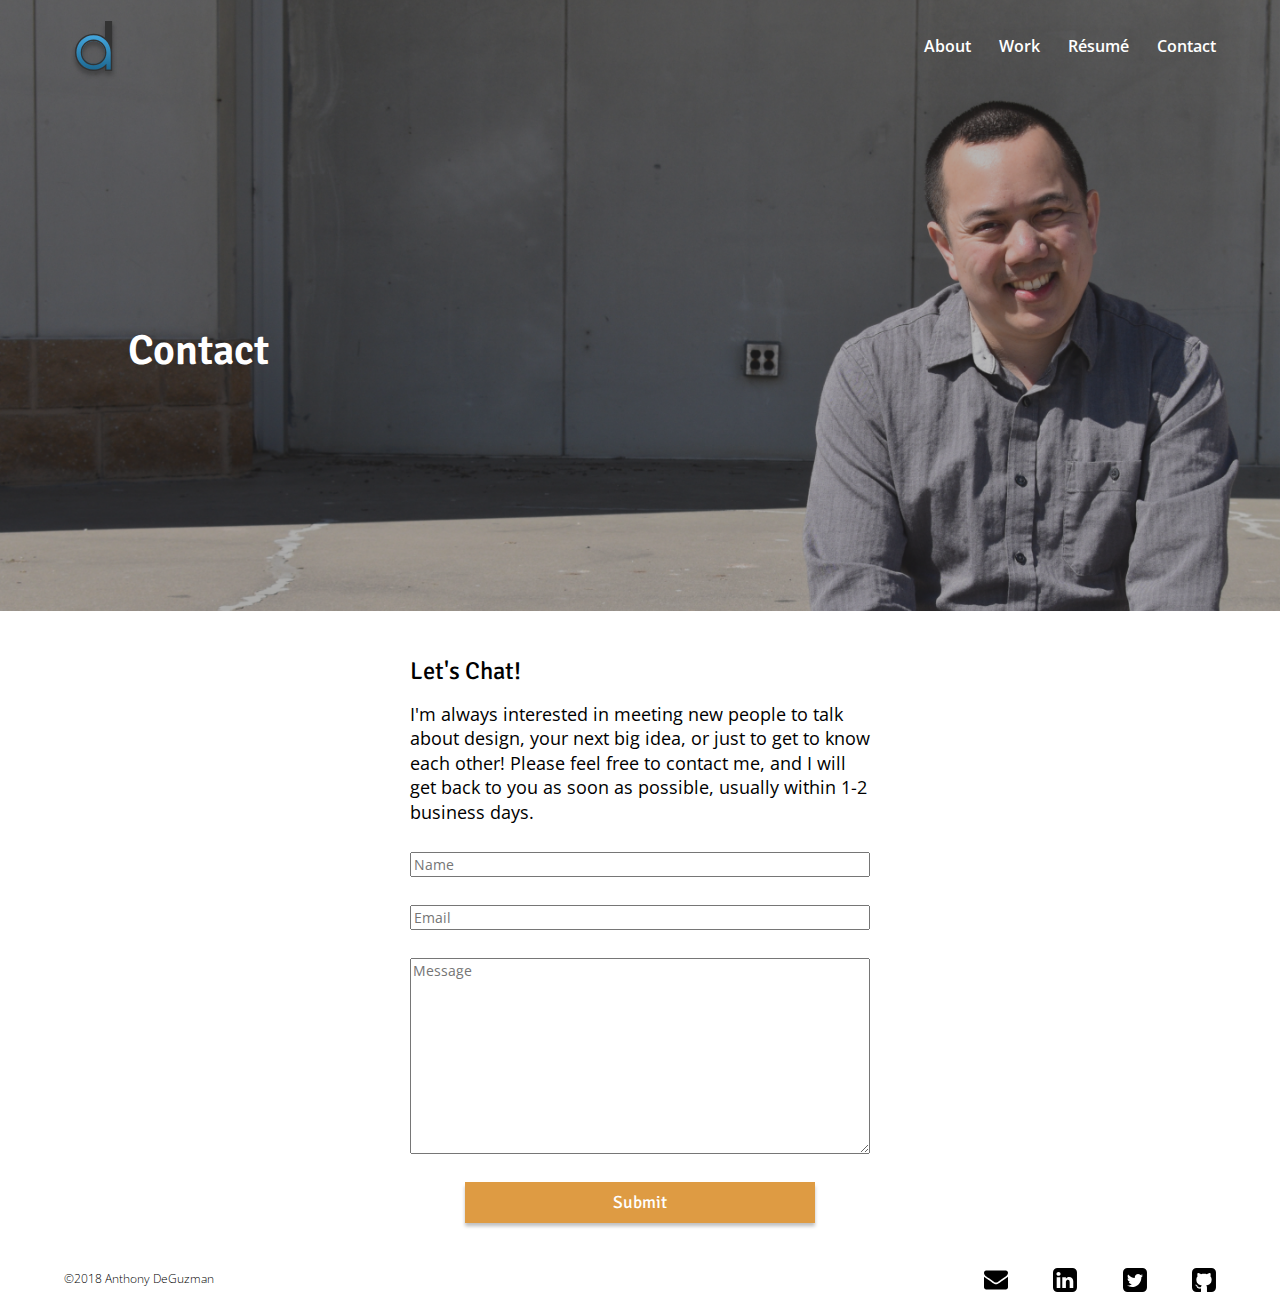
<file: contact.html>
<!DOCTYPE html>
<html>
  <head>
    <meta http-equiv="X-UA-Compatible" content="IE=Edge">
    <meta charset="utf-8">
    <meta name="viewport" content="width=device-width, initial-scale=1">
    <title>Anthony DeGuzman | UX/UI Designer</title>
    <link rel="shortcut icon" href="assets/global/logo.ico" type="image/x-icon">
    <link rel="icon" href="assets/global/logo.ico" type="image/x-icon">

    <!-- Styles -->
    <link rel="stylesheet" href="https://fonts.googleapis.com/css?family=Open+Sans|Signika:300,400,600,700">
    <link rel="stylesheet" href="https://cdnjs.cloudflare.com/ajax/libs/font-awesome/4.7.0/css/font-awesome.min.css">
    <link rel="stylesheet" href="styles/reset.css">
    <link rel="stylesheet" href="styles/style.css">
  </head>

  <body>
    <header id="about-contact-header">
      <nav>
        <a href="index.html">
          <img src="assets/global/logo.svg" alt="Anthony DeGuzman">
        </a>
        <ul class="nav-menu">
          <li><a href="contact.html">Contact</a></li>
          <li><a href="resume.html">Résumé</a></li>
          <li><a href="index.html#projects">Work</a></li>
          <li><a href="about.html">About</a></li>
        </ul>
        <a href="javascript:void(0);" class="icon hamburger" onclick="myFunction()"><i class="fa fa-bars"></i></a>
      </nav>
      <div id="about-contact-text">
        <h1>Contact</h1>
      </div>
    </header>

    <main>
      <section class="contact-information">
      <div class="container">
        <h3>Let's Chat!</h3>
        <p>I'm always interested in meeting new people to talk about design, your next big idea, or just to get to know each other! Please feel free to contact me, and I will get back to you as soon as possible, usually within 1-2 business days.</p>
      </div>
      </section>

      <section class="form">
      <div class="container">
        <form action="https://getsimpleform.com/messages?form_api_token=d659028d1ebb6e0300e319fbe34a96ad" method="post">
          <input type="hidden" name="redirect_to" value="http://anthony-deguzman.design/thank.html">
          <input type="text" name="name" placeholder="Name">
          <input type="text" name="email" placeholder="Email">
          <textarea name="message" placeholder="Message" rows="10" cols="50"></textarea>
          <input id="submit" class="btn" type="submit" value="Submit">
        </form>

      </div>
      </section>
    </main>

    <footer id="white-footer">
      <div class="dark-copyright">©2018 Anthony DeGuzman</div>
      <div class="footer-icons">
        <!-- contact svg -->
        <a href="contact.html">
          <svg id="contact-svg" width="24" height="24" viewBox="0 0 439 439" xmlns="http://www.w3.org/2000/svg">
            <path d="M42.1353 106.32C47.6885 110.238 64.4282 121.877 92.355 141.229C120.283 160.582 141.677 175.483 156.54 185.933C158.172 187.078 161.641 189.568 166.948 193.406C172.256 197.247 176.667 200.351 180.176 202.718C183.688 205.084 187.934 207.739 192.917 210.678C197.899 213.614 202.595 215.823 207.005 217.285C211.415 218.759 215.498 219.489 219.253 219.489H219.5H219.747C223.502 219.489 227.587 218.758 231.997 217.285C236.405 215.823 241.105 213.612 246.083 210.678C251.063 207.736 255.308 205.084 258.82 202.718C262.332 200.351 266.739 197.247 272.049 193.406C277.355 189.565 280.828 187.078 282.461 185.933C297.484 175.483 335.704 148.942 397.109 106.315C409.031 97.989 418.991 87.9429 426.992 76.1834C435 64.429 438.999 52.098 438.999 39.1973C438.999 28.4168 435.118 19.1885 427.36 11.5133C419.602 3.83633 410.414 -2.61855e-07 399.802 -2.61855e-07H39.1947C26.6201 -2.61855e-07 16.943 4.24562 10.1653 12.7368C3.38843 21.2298 0 31.8456 0 44.5833C0 54.8721 4.49273 66.0216 13.4739 78.0248C22.4542 90.0289 32.0112 99.4614 42.1353 106.32Z" transform="translate(0 48)" fill="black"/>
            <path d="M414.498 21.3122C360.936 57.5655 320.264 85.7403 292.504 105.831C283.195 112.687 275.643 118.04 269.844 121.875C264.044 125.713 256.331 129.633 246.694 133.632C237.06 137.638 228.081 139.634 219.75 139.634H219.5H219.254C210.925 139.634 201.941 137.638 192.307 133.632C182.673 129.633 174.955 125.713 169.157 121.875C163.361 118.04 155.807 112.687 146.499 105.831C124.449 89.6633 83.8655 61.4868 24.7452 21.3122C15.4337 15.1102 7.18614 8.00128 0 -3.03752e-06V194.506C0 205.292 3.83633 214.515 11.5133 222.191C19.1885 229.87 28.4177 233.708 39.1973 233.708H399.805C410.582 233.708 419.811 229.87 427.487 222.191C435.165 214.513 439 205.293 439 194.506V-3.03752e-06C431.976 7.83568 423.813 14.9446 414.498 21.3122Z" transform="translate(0 159.217)" fill="black"/>
          </svg>
        </a>
        <!-- linkedin svg -->
        <a href="https://www.linkedin.com/in/anthony-deguzman" target="_blank">
          <svg id="linkedin-svg" width="24" height="24" viewBox="0 0 439 439" xmlns="http://www.w3.org/2000/svg">
            <path d="M414.407 24.123C398.33 8.042 378.96 0 356.312 0H82.225C59.577 0 40.207 8.042 24.123 24.123C8.042 40.207 0 59.576 0 82.225V356.309C0 378.956 8.042 398.327 24.123 414.411C40.207 430.495 59.577 438.537 82.225 438.537H356.309C378.957 438.537 398.327 430.495 414.404 414.411C430.488 398.327 438.53 378.957 438.53 356.309V82.225C438.529 59.576 430.487 40.204 414.407 24.123ZM133.615 367.157H67.663V169.016H133.615V367.157ZM127.623 132.332C120.772 138.899 111.73 142.183 100.499 142.183H100.211C89.363 142.183 80.563 138.899 73.804 132.332C67.044 125.765 63.666 117.629 63.666 107.922C63.666 98.025 67.142 89.839 74.087 83.366C81.037 76.895 90.029 73.658 101.067 73.658C112.106 73.658 120.957 76.895 127.62 83.366C134.281 89.839 137.708 98.025 137.897 107.922C137.896 117.625 134.474 125.761 127.623 132.332ZM370.87 367.157H304.918V261.237C304.918 231.358 293.882 216.414 271.802 216.414C263.428 216.414 256.382 218.745 250.674 223.409C244.959 228.07 240.678 233.733 237.827 240.4C236.492 243.822 235.828 249.15 235.828 256.381V367.156H169.876C170.447 247.627 170.447 181.577 169.876 169.014H235.828V196.988C249.695 175.307 269.386 164.444 294.929 164.444C317.769 164.444 336.139 171.964 350.033 186.998C363.928 202.035 370.874 224.212 370.874 253.517V367.157H370.87Z" fill="black"/>
          </svg>
        </a>
        <!-- twitter svg -->
        <a href="https://www.twitter.com/adeguzman110" target="_blank">
          <svg id="twitter-svg" width="24" height="24" viewBox="0 0 439 439" xmlns="http://www.w3.org/2000/svg">
            <path d="M414.407 24.123C398.33 8.042 378.96 0 356.312 0H82.225C59.577 0 40.207 8.042 24.123 24.123C8.042 40.207 0 59.576 0 82.225V356.309C0 378.956 8.042 398.327 24.123 414.411C40.207 430.495 59.577 438.537 82.225 438.537H356.309C378.957 438.537 398.327 430.495 414.404 414.411C430.488 398.327 438.53 378.957 438.53 356.309V82.225C438.529 59.576 430.487 40.204 414.407 24.123ZM335.468 168.735C335.659 170.448 335.756 173.013 335.756 176.445C335.756 192.434 333.422 208.47 328.761 224.549C324.1 240.636 316.961 256.053 307.345 270.803C297.739 285.552 286.271 298.594 272.949 309.918C259.624 321.238 243.638 330.283 224.981 337.035C206.333 343.797 186.344 347.178 165.028 347.178C131.912 347.178 101.268 338.226 73.097 320.342C77.665 320.91 82.426 321.197 87.372 321.197C114.972 321.197 139.811 312.632 161.891 295.497C148.95 295.312 137.385 291.318 127.203 283.506C117.018 275.703 109.93 265.807 105.932 253.815C110.879 254.575 114.59 254.952 117.064 254.952C121.251 254.952 126.106 254.192 131.624 252.673C117.73 250.004 106.026 243.111 96.509 231.976C86.99 220.84 82.232 208.136 82.232 193.862V193.291C92.317 198.046 101.834 200.52 110.781 200.713C93.46 189.1 84.8 172.448 84.8 150.75C84.8 140.09 87.558 130.003 93.078 120.486C108.113 138.95 126.389 153.699 147.894 164.738C169.401 175.776 192.434 181.965 216.986 183.296C216.036 179.68 215.559 175.11 215.559 169.592C215.559 153.03 221.412 138.9 233.119 127.193C244.822 115.487 258.956 109.632 275.513 109.632C293.028 109.632 307.592 115.915 319.201 128.478C332.335 126.004 345.093 121.148 357.461 113.918C352.704 128.57 343.848 139.706 330.911 147.32C343.279 145.604 354.791 142.37 365.448 137.612C357.455 149.793 347.459 160.166 335.468 168.735Z" fill="black"/>
          </svg>
        </a>
        <!-- github svg -->
        <a href="//github.com/deguzman110" target="_blank">
          <svg id="github-svg" width="24" height="24" viewBox="0 0 439 439" xmlns="http://www.w3.org/2000/svg">
            <path d="M4.06285 0.0886765C1.01385 0.656676 -0.318156 2.08768 0.0638442 4.36968C0.443844 6.65268 2.15684 7.41567 5.20184 6.65267C8.25084 5.89267 9.58185 4.55766 9.19885 2.65566C8.82085 0.563663 7.10785 -0.294324 4.06285 0.0886765Z" transform="translate(154.11 352.51)" fill="black"/>
            <path d="M4.568 0.0767633C1.522 0.0767633 1.83105e-06 1.11774 1.83105e-06 3.21574C1.83105e-06 5.68974 1.619 6.73374 4.853 6.35374C7.899 6.35374 9.42301 5.30674 9.42301 3.21574C9.42301 0.74474 7.804 -0.306237 4.568 0.0767633Z" transform="translate(137.33 354.808)" fill="black"/>
            <path d="M0.216835 2.30261C-0.543165 4.39761 0.694834 5.82161 3.92783 6.58661C6.78283 7.72361 8.59184 7.15462 9.35184 4.87262C9.92385 2.78162 8.68584 1.2626 5.64084 0.304597C2.78484 -0.454403 0.977835 0.202613 0.216835 2.30261Z" transform="translate(119.412 351.719)" fill="black"/>
            <path d="M414.41 24.123C398.326 8.042 378.964 0 356.309 0H82.225C59.577 0 40.208 8.042 24.123 24.123C8.042 40.207 0 59.576 0 82.225V356.313C0 378.963 8.042 398.33 24.123 414.411C40.207 430.495 59.577 438.537 82.225 438.537H146.178C150.362 438.537 153.505 438.393 155.598 438.113C157.69 437.825 159.782 436.587 161.877 434.396C163.973 432.209 165.017 429.02 165.017 424.834C165.017 424.266 164.967 417.788 164.873 405.417C164.776 393.042 164.729 383.241 164.729 376.007L158.162 377.15C153.975 377.91 148.693 378.245 142.316 378.149C135.942 378.053 129.326 377.389 122.475 376.151C115.62 374.912 109.246 372.058 103.345 367.589C97.447 363.112 93.26 357.261 90.785 350.03L87.929 343.459C86.026 339.086 83.03 334.23 78.937 328.905C74.844 323.573 70.705 319.956 66.518 318.053L64.519 316.625C63.188 315.674 61.951 314.527 60.808 313.196C59.667 311.861 58.811 310.527 58.24 309.199C57.669 307.864 58.143 306.769 59.667 305.91C61.191 305.055 63.948 304.631 67.947 304.631L73.655 305.486C77.463 306.246 82.171 308.528 87.789 312.337C93.403 316.143 98.018 321.091 101.635 327.18C106.015 334.986 111.292 340.93 117.481 345.023C123.665 349.12 129.9 351.166 136.18 351.166C142.46 351.166 147.884 350.69 152.454 349.742C157.019 348.788 161.302 347.357 165.301 345.454C167.014 332.703 171.678 322.895 179.289 316.044C168.441 314.901 158.687 313.19 150.024 310.904C141.366 308.618 132.419 304.909 123.189 299.768C113.955 294.628 106.295 288.256 100.204 280.638C94.114 273.02 89.116 263.028 85.217 250.66C81.316 238.285 79.365 224.008 79.365 207.831C79.365 184.802 86.886 165.194 101.922 149.017C94.878 131.697 95.543 112.285 103.919 90.775C109.439 89.061 117.625 90.347 128.473 94.63C139.323 98.916 147.267 102.581 152.313 105.622C157.359 108.664 161.402 111.236 164.448 113.332C182.153 108.383 200.424 105.909 219.266 105.909C238.107 105.909 256.381 108.383 274.087 113.332L284.936 106.48C292.362 101.91 301.116 97.723 311.205 93.918C321.293 90.112 329 89.064 334.332 90.778C342.894 112.288 343.66 131.7 336.611 149.019C351.647 165.198 359.17 184.805 359.17 207.834C359.17 224.014 357.219 238.339 353.318 250.803C349.42 263.27 344.379 273.266 338.188 280.784C332.004 288.303 324.294 294.627 315.064 299.77C305.832 304.907 296.886 308.623 288.224 310.902C279.563 313.188 269.81 314.906 258.961 316.049C268.852 324.611 273.8 338.121 273.8 356.587V424.825C273.8 428.062 274.272 430.677 275.224 432.676C276.182 434.674 277.702 436.05 279.795 436.817C281.897 437.577 283.744 438.052 285.366 438.241C286.988 438.432 289.315 438.528 292.361 438.528H356.314C378.962 438.528 398.332 430.486 414.409 414.402C430.493 398.318 438.535 378.948 438.535 356.3V82.225C438.533 59.576 430.491 40.204 414.41 24.123Z" fill="black"/>
            <path d="M0.873383 0.688008C-0.457617 1.63601 -0.267619 3.15901 1.44538 5.25301C3.35138 7.15501 4.87238 7.44199 6.01538 6.10799C7.34638 5.15999 7.15638 3.63699 5.44038 1.53899C3.53838 -0.171009 2.01638 -0.457992 0.873383 0.688008Z" transform="translate(85.9197 318.507)" fill="black"/>
            <path d="M0.197136 0.896248C-0.372864 2.23125 0.293137 3.37424 2.19614 4.32224C3.71714 5.27724 4.95814 5.08925 5.90714 3.75425C6.47714 2.41925 5.81113 1.27624 3.90813 0.321236C2.00514 -0.250764 0.768136 -0.0587522 0.197136 0.896248Z" transform="translate(77.1769 311.161)" fill="black"/>
            <path d="M1.28625 0.701878C-0.428746 1.64988 -0.428746 3.36787 1.28625 5.83887C2.99925 8.31687 4.61425 8.98089 6.13925 7.83689C7.85325 6.50289 7.85325 4.69489 6.13925 2.40989C4.61825 -0.0581138 2.99925 -0.636122 1.28625 0.701878Z" transform="translate(94.3597 329.629)" fill="black"/>
            <path d="M1.05267 1.09893C-0.661325 2.62493 -0.283327 4.42591 2.19467 6.52691C4.47567 8.80591 6.37967 9.09291 7.90267 7.37591C9.42667 5.85691 9.04568 4.04992 6.76067 1.95592C4.47968 -0.324075 2.57567 -0.61207 1.05267 1.09893Z" transform="translate(104.588 342.075)" fill="black"/>
          </svg>
        </a>
      </div>
    </footer>

    <!-- Scripts -->
    <script src="scripts/responsive.js"></script>
    <script async src="https://www.googletagmanager.com/gtag/js?id=UA-120392106-1"></script>
    <script>
    window.dataLayer = window.dataLayer || [];
    function gtag(){dataLayer.push(arguments);}
    gtag('js', new Date());
    gtag('config', 'UA-120392106-1');
    </script>
  </body>
</html>
</file>
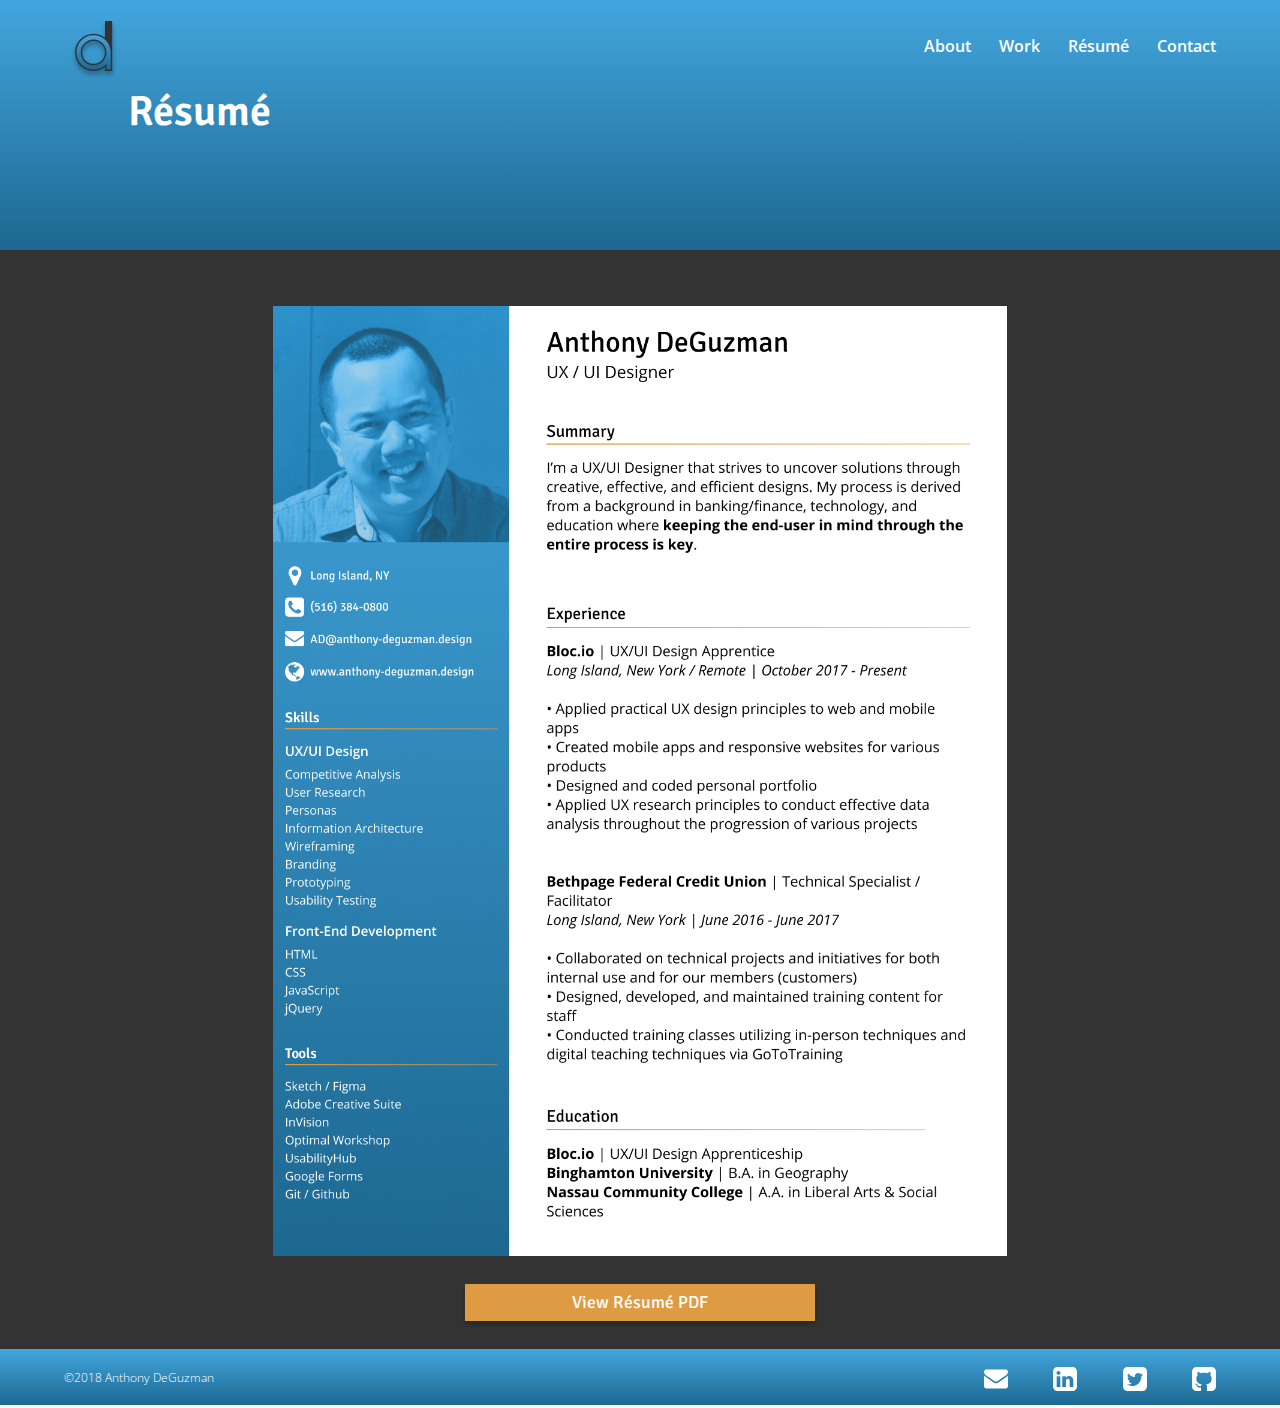
<file: resume.html>
<!DOCTYPE html>
<html>
  <head>
    <meta http-equiv="X-UA-Compatible" content="IE=Edge">
    <meta charset="utf-8">
    <meta name="viewport" content="width=device-width, initial-scale=1">
    <title>Anthony DeGuzman | UX/UI Designer</title>
    <link rel="shortcut icon" href="assets/global/logo.ico" type="image/x-icon">
    <link rel="icon" href="assets/global/logo.ico" type="image/x-icon">

    <!-- Styles -->
    <link rel="stylesheet" href="https://fonts.googleapis.com/css?family=Open+Sans|Signika:300,400,600,700">
    <link rel="stylesheet" href="https://cdnjs.cloudflare.com/ajax/libs/font-awesome/4.7.0/css/font-awesome.min.css">
    <link rel="stylesheet" href="styles/reset.css">
    <link rel="stylesheet" href="styles/style.css">
  </head>

  <body>
    <header id="resume-header">
      <nav>
        <a href="index.html">
          <img src="assets/global/logo.svg" alt="Anthony DeGuzman">
        </a>
        <ul class="nav-menu">
          <li><a href="contact.html">Contact</a></li>
          <li><a href="resume.html">Résumé</a></li>
          <li><a href="index.html#projects">Work</a></li>
          <li><a href="about.html">About</a></li>
        </ul>
        <a href="javascript:void(0);" class="icon hamburger" onclick="myFunction()"><i class="fa fa-bars"></i></a>
      </nav>
      <h1>Résumé</h1>
    </header>

    <main>
      <section id="resume-color">
        <div id="resume-section">
          <img id="resume-png" src="assets/resume/AD-Resume.png" alt="resume">
          <a href="assets/resume/AD-Resume.pdf" class="btn" id="resume-btn">View Résumé PDF</a>
        </div>
      </section>
    </main>

    <footer>
      <div class="copyright">©2018 Anthony DeGuzman</div>
      <div class="footer-icons">
        <!-- contact svg -->
        <a href="contact.html">
          <svg id="contact-svg" width="24" height="24" viewBox="0 0 439 439" xmlns="http://www.w3.org/2000/svg">
            <path d="M42.1353 106.32C47.6885 110.238 64.4282 121.877 92.355 141.229C120.283 160.582 141.677 175.483 156.54 185.933C158.172 187.078 161.641 189.568 166.948 193.406C172.256 197.247 176.667 200.351 180.176 202.718C183.688 205.084 187.934 207.739 192.917 210.678C197.899 213.614 202.595 215.823 207.005 217.285C211.415 218.759 215.498 219.489 219.253 219.489H219.5H219.747C223.502 219.489 227.587 218.758 231.997 217.285C236.405 215.823 241.105 213.612 246.083 210.678C251.063 207.736 255.308 205.084 258.82 202.718C262.332 200.351 266.739 197.247 272.049 193.406C277.355 189.565 280.828 187.078 282.461 185.933C297.484 175.483 335.704 148.942 397.109 106.315C409.031 97.989 418.991 87.9429 426.992 76.1834C435 64.429 438.999 52.098 438.999 39.1973C438.999 28.4168 435.118 19.1885 427.36 11.5133C419.602 3.83633 410.414 -2.61855e-07 399.802 -2.61855e-07H39.1947C26.6201 -2.61855e-07 16.943 4.24562 10.1653 12.7368C3.38843 21.2298 0 31.8456 0 44.5833C0 54.8721 4.49273 66.0216 13.4739 78.0248C22.4542 90.0289 32.0112 99.4614 42.1353 106.32Z" transform="translate(0 48)" fill="white"/>
            <path d="M414.498 21.3122C360.936 57.5655 320.264 85.7403 292.504 105.831C283.195 112.687 275.643 118.04 269.844 121.875C264.044 125.713 256.331 129.633 246.694 133.632C237.06 137.638 228.081 139.634 219.75 139.634H219.5H219.254C210.925 139.634 201.941 137.638 192.307 133.632C182.673 129.633 174.955 125.713 169.157 121.875C163.361 118.04 155.807 112.687 146.499 105.831C124.449 89.6633 83.8655 61.4868 24.7452 21.3122C15.4337 15.1102 7.18614 8.00128 0 -3.03752e-06V194.506C0 205.292 3.83633 214.515 11.5133 222.191C19.1885 229.87 28.4177 233.708 39.1973 233.708H399.805C410.582 233.708 419.811 229.87 427.487 222.191C435.165 214.513 439 205.293 439 194.506V-3.03752e-06C431.976 7.83568 423.813 14.9446 414.498 21.3122Z" transform="translate(0 159.217)" fill="white"/>
          </svg>
        </a>
        <!-- linkedin svg -->
        <a href="https://www.linkedin.com/in/anthony-deguzman" target="_blank">
          <svg id="linkedin-svg" width="24" height="24" viewBox="0 0 439 439" xmlns="http://www.w3.org/2000/svg">
            <path d="M414.407 24.123C398.33 8.042 378.96 0 356.312 0H82.225C59.577 0 40.207 8.042 24.123 24.123C8.042 40.207 0 59.576 0 82.225V356.309C0 378.956 8.042 398.327 24.123 414.411C40.207 430.495 59.577 438.537 82.225 438.537H356.309C378.957 438.537 398.327 430.495 414.404 414.411C430.488 398.327 438.53 378.957 438.53 356.309V82.225C438.529 59.576 430.487 40.204 414.407 24.123ZM133.615 367.157H67.663V169.016H133.615V367.157ZM127.623 132.332C120.772 138.899 111.73 142.183 100.499 142.183H100.211C89.363 142.183 80.563 138.899 73.804 132.332C67.044 125.765 63.666 117.629 63.666 107.922C63.666 98.025 67.142 89.839 74.087 83.366C81.037 76.895 90.029 73.658 101.067 73.658C112.106 73.658 120.957 76.895 127.62 83.366C134.281 89.839 137.708 98.025 137.897 107.922C137.896 117.625 134.474 125.761 127.623 132.332ZM370.87 367.157H304.918V261.237C304.918 231.358 293.882 216.414 271.802 216.414C263.428 216.414 256.382 218.745 250.674 223.409C244.959 228.07 240.678 233.733 237.827 240.4C236.492 243.822 235.828 249.15 235.828 256.381V367.156H169.876C170.447 247.627 170.447 181.577 169.876 169.014H235.828V196.988C249.695 175.307 269.386 164.444 294.929 164.444C317.769 164.444 336.139 171.964 350.033 186.998C363.928 202.035 370.874 224.212 370.874 253.517V367.157H370.87Z" fill="white"/>
          </svg>
        </a>
        <!-- twitter svg -->
        <a href="https://www.twitter.com/adeguzman110" target="_blank">
          <svg id="twitter-svg" width="24" height="24" viewBox="0 0 439 439" xmlns="http://www.w3.org/2000/svg">
            <path d="M414.407 24.123C398.33 8.042 378.96 0 356.312 0H82.225C59.577 0 40.207 8.042 24.123 24.123C8.042 40.207 0 59.576 0 82.225V356.309C0 378.956 8.042 398.327 24.123 414.411C40.207 430.495 59.577 438.537 82.225 438.537H356.309C378.957 438.537 398.327 430.495 414.404 414.411C430.488 398.327 438.53 378.957 438.53 356.309V82.225C438.529 59.576 430.487 40.204 414.407 24.123ZM335.468 168.735C335.659 170.448 335.756 173.013 335.756 176.445C335.756 192.434 333.422 208.47 328.761 224.549C324.1 240.636 316.961 256.053 307.345 270.803C297.739 285.552 286.271 298.594 272.949 309.918C259.624 321.238 243.638 330.283 224.981 337.035C206.333 343.797 186.344 347.178 165.028 347.178C131.912 347.178 101.268 338.226 73.097 320.342C77.665 320.91 82.426 321.197 87.372 321.197C114.972 321.197 139.811 312.632 161.891 295.497C148.95 295.312 137.385 291.318 127.203 283.506C117.018 275.703 109.93 265.807 105.932 253.815C110.879 254.575 114.59 254.952 117.064 254.952C121.251 254.952 126.106 254.192 131.624 252.673C117.73 250.004 106.026 243.111 96.509 231.976C86.99 220.84 82.232 208.136 82.232 193.862V193.291C92.317 198.046 101.834 200.52 110.781 200.713C93.46 189.1 84.8 172.448 84.8 150.75C84.8 140.09 87.558 130.003 93.078 120.486C108.113 138.95 126.389 153.699 147.894 164.738C169.401 175.776 192.434 181.965 216.986 183.296C216.036 179.68 215.559 175.11 215.559 169.592C215.559 153.03 221.412 138.9 233.119 127.193C244.822 115.487 258.956 109.632 275.513 109.632C293.028 109.632 307.592 115.915 319.201 128.478C332.335 126.004 345.093 121.148 357.461 113.918C352.704 128.57 343.848 139.706 330.911 147.32C343.279 145.604 354.791 142.37 365.448 137.612C357.455 149.793 347.459 160.166 335.468 168.735Z" fill="white"/>
          </svg>
        </a>
        <!-- github svg -->
        <a href="//github.com/deguzman110" target="_blank">
          <svg id="github-svg" width="24" height="24" viewBox="0 0 439 439" xmlns="http://www.w3.org/2000/svg">
            <path d="M4.06285 0.0886765C1.01385 0.656676 -0.318156 2.08768 0.0638442 4.36968C0.443844 6.65268 2.15684 7.41567 5.20184 6.65267C8.25084 5.89267 9.58185 4.55766 9.19885 2.65566C8.82085 0.563663 7.10785 -0.294324 4.06285 0.0886765Z" transform="translate(154.11 352.51)" fill="white"/>
            <path d="M4.568 0.0767633C1.522 0.0767633 1.83105e-06 1.11774 1.83105e-06 3.21574C1.83105e-06 5.68974 1.619 6.73374 4.853 6.35374C7.899 6.35374 9.42301 5.30674 9.42301 3.21574C9.42301 0.74474 7.804 -0.306237 4.568 0.0767633Z" transform="translate(137.33 354.808)" fill="white"/>
            <path d="M0.216835 2.30261C-0.543165 4.39761 0.694834 5.82161 3.92783 6.58661C6.78283 7.72361 8.59184 7.15462 9.35184 4.87262C9.92385 2.78162 8.68584 1.2626 5.64084 0.304597C2.78484 -0.454403 0.977835 0.202613 0.216835 2.30261Z" transform="translate(119.412 351.719)" fill="white"/>
            <path d="M414.41 24.123C398.326 8.042 378.964 0 356.309 0H82.225C59.577 0 40.208 8.042 24.123 24.123C8.042 40.207 0 59.576 0 82.225V356.313C0 378.963 8.042 398.33 24.123 414.411C40.207 430.495 59.577 438.537 82.225 438.537H146.178C150.362 438.537 153.505 438.393 155.598 438.113C157.69 437.825 159.782 436.587 161.877 434.396C163.973 432.209 165.017 429.02 165.017 424.834C165.017 424.266 164.967 417.788 164.873 405.417C164.776 393.042 164.729 383.241 164.729 376.007L158.162 377.15C153.975 377.91 148.693 378.245 142.316 378.149C135.942 378.053 129.326 377.389 122.475 376.151C115.62 374.912 109.246 372.058 103.345 367.589C97.447 363.112 93.26 357.261 90.785 350.03L87.929 343.459C86.026 339.086 83.03 334.23 78.937 328.905C74.844 323.573 70.705 319.956 66.518 318.053L64.519 316.625C63.188 315.674 61.951 314.527 60.808 313.196C59.667 311.861 58.811 310.527 58.24 309.199C57.669 307.864 58.143 306.769 59.667 305.91C61.191 305.055 63.948 304.631 67.947 304.631L73.655 305.486C77.463 306.246 82.171 308.528 87.789 312.337C93.403 316.143 98.018 321.091 101.635 327.18C106.015 334.986 111.292 340.93 117.481 345.023C123.665 349.12 129.9 351.166 136.18 351.166C142.46 351.166 147.884 350.69 152.454 349.742C157.019 348.788 161.302 347.357 165.301 345.454C167.014 332.703 171.678 322.895 179.289 316.044C168.441 314.901 158.687 313.19 150.024 310.904C141.366 308.618 132.419 304.909 123.189 299.768C113.955 294.628 106.295 288.256 100.204 280.638C94.114 273.02 89.116 263.028 85.217 250.66C81.316 238.285 79.365 224.008 79.365 207.831C79.365 184.802 86.886 165.194 101.922 149.017C94.878 131.697 95.543 112.285 103.919 90.775C109.439 89.061 117.625 90.347 128.473 94.63C139.323 98.916 147.267 102.581 152.313 105.622C157.359 108.664 161.402 111.236 164.448 113.332C182.153 108.383 200.424 105.909 219.266 105.909C238.107 105.909 256.381 108.383 274.087 113.332L284.936 106.48C292.362 101.91 301.116 97.723 311.205 93.918C321.293 90.112 329 89.064 334.332 90.778C342.894 112.288 343.66 131.7 336.611 149.019C351.647 165.198 359.17 184.805 359.17 207.834C359.17 224.014 357.219 238.339 353.318 250.803C349.42 263.27 344.379 273.266 338.188 280.784C332.004 288.303 324.294 294.627 315.064 299.77C305.832 304.907 296.886 308.623 288.224 310.902C279.563 313.188 269.81 314.906 258.961 316.049C268.852 324.611 273.8 338.121 273.8 356.587V424.825C273.8 428.062 274.272 430.677 275.224 432.676C276.182 434.674 277.702 436.05 279.795 436.817C281.897 437.577 283.744 438.052 285.366 438.241C286.988 438.432 289.315 438.528 292.361 438.528H356.314C378.962 438.528 398.332 430.486 414.409 414.402C430.493 398.318 438.535 378.948 438.535 356.3V82.225C438.533 59.576 430.491 40.204 414.41 24.123Z" fill="white"/>
            <path d="M0.873383 0.688008C-0.457617 1.63601 -0.267619 3.15901 1.44538 5.25301C3.35138 7.15501 4.87238 7.44199 6.01538 6.10799C7.34638 5.15999 7.15638 3.63699 5.44038 1.53899C3.53838 -0.171009 2.01638 -0.457992 0.873383 0.688008Z" transform="translate(85.9197 318.507)" fill="white"/>
            <path d="M0.197136 0.896248C-0.372864 2.23125 0.293137 3.37424 2.19614 4.32224C3.71714 5.27724 4.95814 5.08925 5.90714 3.75425C6.47714 2.41925 5.81113 1.27624 3.90813 0.321236C2.00514 -0.250764 0.768136 -0.0587522 0.197136 0.896248Z" transform="translate(77.1769 311.161)" fill="white"/>
            <path d="M1.28625 0.701878C-0.428746 1.64988 -0.428746 3.36787 1.28625 5.83887C2.99925 8.31687 4.61425 8.98089 6.13925 7.83689C7.85325 6.50289 7.85325 4.69489 6.13925 2.40989C4.61825 -0.0581138 2.99925 -0.636122 1.28625 0.701878Z" transform="translate(94.3597 329.629)" fill="white"/>
            <path d="M1.05267 1.09893C-0.661325 2.62493 -0.283327 4.42591 2.19467 6.52691C4.47567 8.80591 6.37967 9.09291 7.90267 7.37591C9.42667 5.85691 9.04568 4.04992 6.76067 1.95592C4.47968 -0.324075 2.57567 -0.61207 1.05267 1.09893Z" transform="translate(104.588 342.075)" fill="white"/>
          </svg>
        </a>
      </div>
    </footer>

    <!-- Scripts -->
    <script src="scripts/responsive.js"></script>
    <script async src="https://www.googletagmanager.com/gtag/js?id=UA-120392106-1"></script>
    <script>
    window.dataLayer = window.dataLayer || [];
    function gtag(){dataLayer.push(arguments);}
    gtag('js', new Date());
    gtag('config', 'UA-120392106-1');
    </script>
  </body>
</html>
</file>
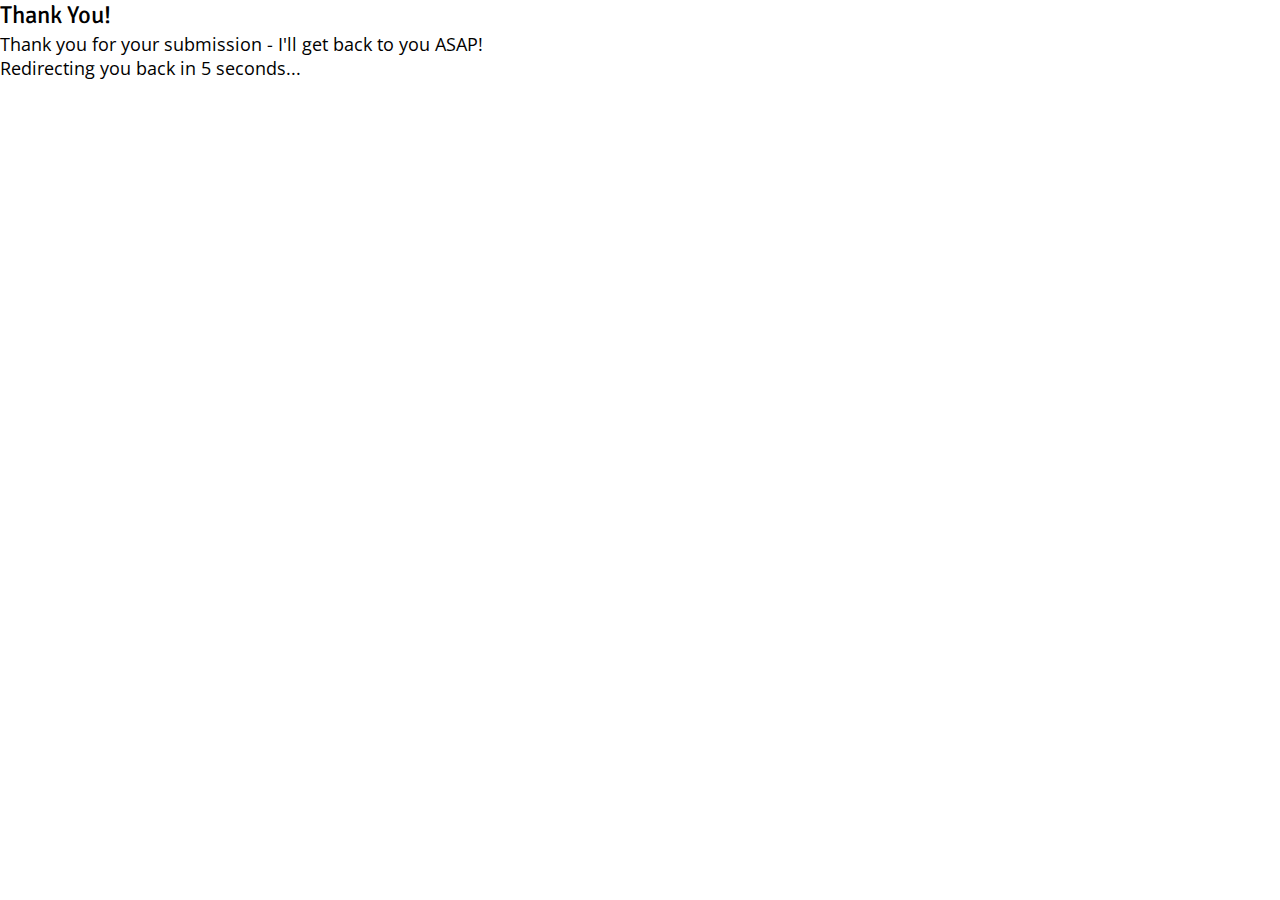
<file: thank-you.html>
<!DOCTYPE html>
  <html>
    <head>
      <meta charset="utf-8">
      <meta name="viewport" content="width=device-width, initial-scale=1">
      <meta= http-equiv="Refresh" content="5; url=index.html">
      <!-- Custom Styles -->

      <!-- Fonts -->
      <link href="https://fonts.googleapis.com/css?family=Open+Sans|Signika:300,400,600,700" rel="stylesheet">

      <!-- Stylesheets -->
      <link rel="stylesheet" href="styles/reset.css">
      <link rel="stylesheet" href="styles/style.css">
    </head>

    <body>
      <h3>Thank You!</h3>
      <p>Thank you for your submission - I'll get back to you ASAP!</p>
      <p>Redirecting you back in 5 seconds...</p>
    </body>
  </html>
</file>
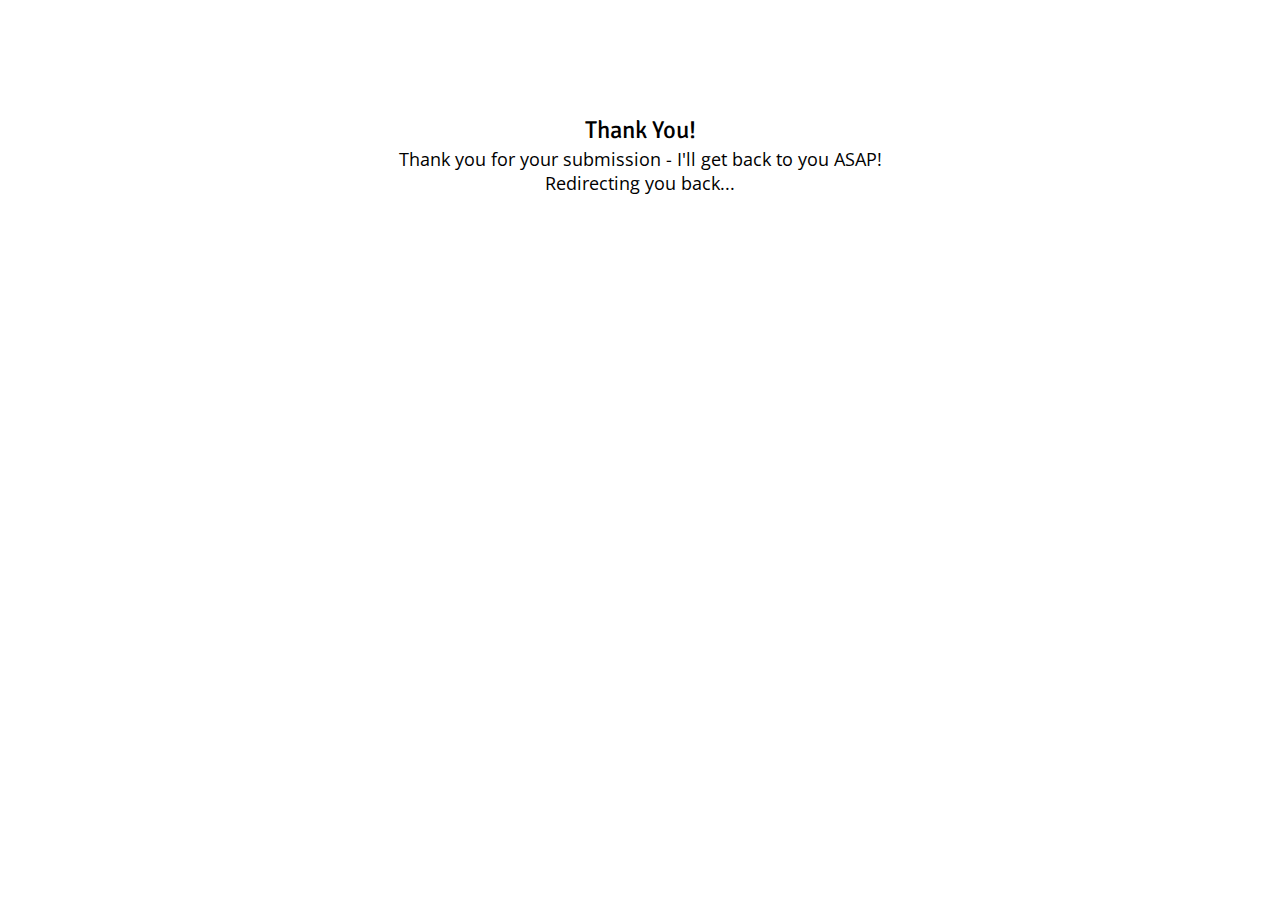
<file: thank.html>
<!DOCTYPE html>
<html>
  <head>
    <meta http-equiv="X-UA-Compatible" content="IE=Edge">
    <meta charset="utf-8">
    <meta name="viewport" content="width=device-width, initial-scale=1">
    <meta http-equiv="Refresh" content="5;url=http://www.anthony-deguzman.design/index.html">
    <title>Anthony DeGuzman | UX/UI Designer</title>
    <link rel="shortcut icon" href="assets/global/logo.ico" type="image/x-icon">
    <link rel="icon" href="assets/global/logo.ico" type="image/x-icon">

    <!-- Styles -->
    <link rel="stylesheet" href="https://fonts.googleapis.com/css?family=Open+Sans|Signika:300,400,600,700">
    <link rel="stylesheet" href="https://cdnjs.cloudflare.com/ajax/libs/font-awesome/4.7.0/css/font-awesome.min.css">
    <link rel="stylesheet" href="styles/reset.css">
    <link rel="stylesheet" href="styles/style.css">
  </head>

  <body>
  <div class="container">
    <div id="thank-you">
      <h3>Thank You!</h3>
      <p>Thank you for your submission - I'll get back to you ASAP!</p>
      <p>Redirecting you back...</p>
    </div>
  <div class="container">

    <!-- Scripts -->
    <script async src="https://www.googletagmanager.com/gtag/js?id=UA-120392106-1"></script>
    <script>
    window.dataLayer = window.dataLayer || [];
    function gtag(){dataLayer.push(arguments);}
    gtag('js', new Date());
    gtag('config', 'UA-120392106-1');
    </script>
  </body>
</html>
</file>
<file: styles/style.css>
* {
  box-sizing: border-box;
}

/*** rem scale ***/
html {
  font-size: 14px;
}

/*** mobile rem scale ***/
@media screen and (max-width: 600px) {
  html {
    font-size: 12px;
  }
}

/*** 4K+ scaling ***/
@media screen and (min-width: 2160px) {
  html body {
    margin: 0 auto;
    width: 2160px;
  }
}

/*** general container styling ***/
.container {
  background-color: #fff;
  margin: 0 auto;
  width: 90%;
}

/*** links and button styling ***/
a {
  text-decoration:
  none;
}

a:hover, .nav-menu a:hover {
  color: #000;
}

a:active, .nav-menu a:active {
  color: #DE9B43;
}

button, .btn, a.btn, .form button, #submit {
  align-items: center;
  background-color: #DE9B43;
  border-style: none;
  box-shadow: 0 0.25rem 0.25rem 0 rgba(0, 0, 0, 0.25);
  display: flex;
  color: #fff;
  cursor: pointer;
  font-family: "Signika", sans-serif;
  font-size: 1.25rem;
  justify-content: center;
  padding: 0.70rem;
  text-align: center;
  width: 90%;
  max-width: 350px;
}

a.btn:hover, #submit:hover {
  background-color: #43A6DE;
  cursor: pointer;
}

a.btn:active, #submit:active {
  color: #000;
}


/* mobile buttons */
@media screen and (max-width: 600px) {
  button, .btn, a.btn, .form button {
    width: 100%;
    max-width: 100%;
  }

  header .btn, #landing-contact-footer .btn, .contact-footer .btn, .projects > div .btn, div button {
    width: 90%;
  }

  #submit {
    max-width: 80%;
  }
}

/*** Typography ***/
h1, h2, h3, h4, h5 {
  color: #000;
  font-family: "Signika", sans-serif;
}

h1, h2 {
  color: #fff;
}

h3, h4, h5 {
  font-weight: 400;
}

h1 {
  font-size: 3rem;
  font-weight: 600;
}

h2 {
  font-size: 2.25rem;
  font-weight: 400;
  line-height: 3rem;
}

h3 {
  font-size: 1.75rem;
  line-height: 2.25rem;
}

h4 {
  font-size: 1.5rem;
  font-weight: 300;
}

h5 {
  font-family: "Open Sans", sans-serif;
  font-size: 0.875rem;
  font-weight: 600;
  letter-spacing: 0.25rem;
}

h6 {
  color: #fff;
  font-family: "Open Sans", sans-serif;
  font-size: 0.875rem;
  font-weight: 600;
  margin: 0 auto;
}

p, ul {
  color: #000;
  font-family: "Open Sans", sans-serif;
  font-size: 1.25rem;
  line-height: 1.75rem;
}

i {
  font-style: italic;
}

/*** structure ***/
header {
  display: inline-block;
  width: 100%;
}

/* navigation */
nav {
  height: 4.5rem;
  margin: 1rem auto;
  max-width: 90%;
}

nav img {
  float: left;
}

nav li {
  font-weight: 600;
  line-height: 2rem;
  margin: 0;
  text-indent: 0;
}

nav .icon {
  display: none;
}

.nav-menu a {
  color: #fff;
  float: right;
  font-size: 1.125rem;
  margin-left: 2rem;
  padding-top: 1.25rem;
}

/* mobile nav */
@media screen and (max-width: 600px) {
  nav img {
    height: 48px;
    width: 48px;
  }

  .fa {
    font-size: 24px;
  }

  nav ul {
    display: none;
  }

  .nav-menu a {
    float: none;
    margin-left: 0;
  }

  .nav-menu a:hover {
    color: #43a6de;
  }

  nav ul li {
    height: 20px;
    margin: 1rem auto;
  }

  nav a.icon {
    color: #fff;
    display: inline;
    float: right;
    padding: 14px;
  }

  nav ul.opened {
    background: linear-gradient(to bottom right, rgba(51,51,51,0.8),rgba(51,51,51,1));
    display: block;
    height: 150px;
    position: absolute;
    text-align: center;
    top: 70px;
    width: 90%; }
}

/* contact info */
#landing-contact-footer, .contact-footer {
  display: inline-block;
  padding: 7.5vh 0;
  width: 100%;
}

#landing-contact-footer h3, #landing-contact-footer h4, .contact-footer h3, #landing-contact-footer h4, .contact-footer h4 {
  color: #fff;
  margin: 0 10%;
  text-align: center;
}

#landing-contact-footer h3, .contact-footer h3 {
  font-size: 2rem;
  font-weight: 700;
}

#landing-contact-footer h4, .contact-footer h4 {
  font-size: 1.5rem;
  font-weight: 400;
  line-height: 2rem;
  margin: 1rem auto;
  max-width: 80%;
}

.contact-footer ul {
  color: #fff;
  font-size: 1.25rem;
  line-height: 2rem;
  margin: auto 10%;
  text-align: center;
}

#landing-contact-footer .btn, .contact-footer .btn {
  display: flex;
  margin: 0 auto;
}

/* mobile contact button */
@media screen and (max-width: 600px) {
   {
    max-width: 90%;
  }
}

/* footer */
footer {
  background: linear-gradient(#43A6DE, #1D6891);
  height: 4rem;
}

.footer-icons {
  float: right;
  margin: 1.25rem 5% 1rem 1rem;
}

.footer-icons img {
  margin-left: 3rem;
  width: 24px;
}

.footer-icons svg {
  margin-left: 3rem;
  width: 24px;
}

.footer-icons svg:hover {
  transform: scale(1.25);
}

#contact-svg:hover path {
  fill: #DE9B43;
}

#linkedin-svg:hover path {
  fill: #00A0DC;
}

#twitter-svg:hover path {
  fill: #1DA1F2;
}

#github-svg:hover path {
  fill: #24292E;
}

.copyright, .dark-copyright {
  color: #fff;
  float: left;
  font-family: "Open Sans", sans-serif;
  font-size: 0.875rem;
  font-weight: 300;
  margin: 1rem 1rem 1rem 5%;
  padding-top: 0.6rem;
}

.dark-copyright {
  color: #000;
}

@media screen and (max-width: 600px) {
  .footer-icons {
    margin: 1.25rem 5% 1rem 0;
  }
}

@media screen and (max-width: 450px) {
  .copyright, .dark-copyright {
    font-size: 0.75rem;
  }
  .footer-icons svg {
    margin-left: 1rem;
    width: 20px;
    height: 20px;
  }
}

/******************** landing page styling ********************/
/* hero image & header */
#landing-header {
  background: url(../assets/landing/landing-page-hero-image.jpg) center / cover;
  background-repeat: no-repeat;
}

#intro-text {
  height: 80vh;
  margin: 0 auto;
  padding: 25vh 0;
  max-width: 42%;
}

#intro-text h1 {
  padding-bottom: 1rem;
}

.changing-word {
  display: inline;
}

.changing-word span {
  display: inline-block;
  margin-left: 5px;
}

#mobile-intro-text {
  display: none;
}

/* tablet landing page header */
@media screen and (max-width: 900px) {
  #landing-header {
    background: linear-gradient(#43A6DE, #1D6891);
    text-align: center;
  }

  #landing-header h1, #landing-header h2 {
    font-size: 1.75rem;
    line-height: 2.25rem;
  }

  #intro-text {
    display: none;
  }

  #mobile-intro-text {
    display: block;
    height: 75vh;
    margin: 2rem auto;
    padding: 25vh 0;
    max-width: 70%;
  }

  #mobile-intro-text h1 {
    font-size: 3.5rem;
    line-height: 4.5rem;
    padding-bottom: 2rem;
  }
}

/* mobile landing page header */
@media screen and (max-width: 600px) {
  #mobile-intro-text {
    height: 77.5vh;
    max-width: 90%;
  }
}

/* header animation */
.changing-word span {
  animation: "fade" 12s infinite;
  -moz-animation: "fade" 12s infinite;
  -ms-animation: "fade" 12s infinite;
  -webkit-animation: "fade" 12s infinite;
  color: #fff;
  display: inline;
  opacity: 0;
  position: absolute;
}

.changing-word span:nth-child(2) {
  animation-delay: 3s;
  -moz-animation-delay: 3s;
  -ms-animation-delay: 3s;
  -webkit-animation-delay: 3s;
}

.changing-word span:nth-child(3) {
  animation-delay: 6s;
  -moz-animation-delay: 3s;
  -ms-animation-delay: 6s;
  -webkit-animation-delay: 6s;
}

.changing-word span:nth-child(4) {
  animation-delay: 9s;
  -moz-animation-delay: 3s;
  -ms-animation-delay: 9s;
  -webkit-animation-delay: 9s;
}

@-moz-keyframes "fade" {
 0% { opacity: 0; -moz-transform: translateY(-1rem); }
 25% { opacity: 0; -moz-transform: translateY(-0.5rem); }
 50% { opacity: 1; -moz-transform: translateY(0rem); }
 75% { opacity: 0; -moz-transform: translateY(0.5rem); }
 100% { opacity: 0; -moz-transform: translateY(1rem); }
}

@-ms-keyframes "fade" {
 0% { opacity: 0; -ms-transform: translateY(-1rem); }
 25% { opacity: 0; -ms-transform: translateY(-0.5rem); }
 50% { opacity: 1; -ms-transform: translateY(0rem); }
 75% { opacity: 0; -ms-transform: translateY(0.5rem); }
 100% { opacity: 0; -ms-transform: translateY(1rem); }
}

@-webkit-keyframes "fade" {
 0% { opacity: 0; transform: translateY(-1rem); }
 25% { opacity: 0; transform: translateY(-0.5rem); }
 50% { opacity: 1; transform: translateY(0rem); }
 75% { opacity: 0; transform: translateY(0.5rem); }
 100% { opacity: 0; transform: translateY(1rem); }
}

/* projects */
.projects {
  display: grid;
  grid-auto-rows: minmax(20px, auto);
  grid-gap: 0;
  grid-template-columns: 1fr 1fr;
  grid-template-areas:
  "briefcase blocjams"
  /* "twitch twitch" */;
}

#briefcase img {
  padding-bottom: 19px;
}

#blocjams {
  background: linear-gradient(to right, #5A2F53, #9E588A, #000000); grid-area: blocjams;
  padding: 10vh 0;
}

#briefcase {
  background: linear-gradient(rgba(52,112,117,1), rgba(52,112,117,0.5)); grid-area: briefcase;
  padding: 10vh 0;
}

/* Hidden until implemented
#twitch-designs { background: #6441A4; grid-area: twitch; padding-bottom: 10px; } */

/* tablet & mobile projects */
@media screen and (max-width: 900px) {
  .projects {
    display: grid;
    grid-auto-rows: minmax(20px, auto);
    grid-gap: 0;
    grid-template-columns: 1fr;
    grid-template-areas:
    "briefcase"
    "blocjams"
    /* "twitch" */;
  }
}

.projects > div {
  padding: 1.75rem;
}

.projects > div img {
  display: block;
  margin: 0 auto;
  max-width: 80%;
}

.projects > div h4 {
  color: #fff;
  font-weight: 400;
  margin: 0.5rem auto;
  padding: 1rem;
  text-align: center;
}

.projects > div .btn, div button {
  display: flex;
  margin: 0 auto;
}

/* my process */
.my-process {
  margin: 20vh auto;
}

.my-process img {
  display: grid;
  margin: 1rem auto;
  width: 96px;
}

.my-process h3 {
  padding: 0 0 5vh;
  text-align: center;
}

.my-process h5 {
  height: 3rem;
  line-height: 1.25rem;
  margin: 0 auto;
  text-align: center;
}

.my-process p {
  line-height: 1.75rem;
  margin: 0 auto;
  max-width: 400px;
  text-align: center;
}

@media screen and (max-width: 900px) {
  .my-process {
    margin: 10vh auto 5vh;
  }
}

.process {
  display: grid;
  grid-auto-rows: minmax(100px, auto);
  grid-gap: 1rem;
  grid-template-areas:
  "listen research user-determination design-feedback design-code";
  grid-template-columns: 1fr 1fr 1fr 1fr 1fr;
  margin: 0 auto;
}

.listen {
  grid-area: listen;
}

.research {
  grid-area: research;
}

.user-determination {
  grid-area: user-determination;
}

.design-feedback {
  grid-area: design-feedback;
}

.design-code {
  grid-area: design-code;
}

/* places .process into one column for tablets & mobile */
@media screen and (max-width: 900px) {
  .process {
    grid-gap: 1rem;
    grid-template-areas:
    "listen"
    "research"
    "user-determination"
    "design-feedback"
    "design-code";
    grid-template-columns: 1fr;
  }

  .process > div {
    padding-bottom: 5vh;
  }

  div.design-code {
    padding-bottom: 5vh;
  }

  .my-process h5 {
    height: inherit;
  }
}

@media screen and (max-width: 600px) {
  .process > div {
    padding-bottom: 2.5vh;
  }

  .process > div p {
    max-width: 90vw;
  }
}

/* landing-page footer */
#landing-contact-footer {
  background: url(../assets/landing/footer-image.jpg) center / cover;
  background-repeat: no-repeat;
}

#landing-contact-footer h3 {
  margin: 0 auto;
  max-width: 50%;
}

#landing-contact-footer h4 {
  margin: 2rem auto;
  max-width: 50%;
}

/* mobile landing page footer */
@media screen and (max-width: 900px) {
  #landing-contact-footer {
    background: #333;
  }

  #landing-contact-footer h4 {
    max-width: 70%;
  }
}

@media screen and (max-width: 600px) {
  #landing-contact-footer h4 {
    max-width: 90%;
  }
}

/******************** about & contact page styles ********************/
#about-contact-header {
  background: url(../assets/about-contact/about-hero-image.jpg) center / cover; background-repeat: no-repeat;
}

#about-contact-text {
  margin: 0 auto;
  padding: 25vh 0;
}

#about-contact-header h1, #about-contact-header h2 {
  margin: 1rem 10%;
  max-width: 50%;
}

#about-contact-header h3 {
  color: #fff;
  line-height: 2.25rem;
  margin: 0 10%;
  max-width: 50%;
}

.mobile-intro {
  display: none;
}

/* tablet header */
@media screen and (max-width: 900px) {
  #about-contact-text {
    padding: 12.5vh 0;
  }

  #about-contact-header h1 {
    font-size: 2rem;
    max-width: 60%;
  }

  #about-contact-header h2 {
    font-size: 1.25rem;
    max-width: 60%;
  }

  #about-contact-header h3 {
    font-size: 1.25rem;
    line-height: 2rem;
    max-width: 60%;
  }
}

/* mobile header */
@media screen and (max-width: 600px) {
  #about-contact-header {
    background-position: right;
  }

  #about-contact-header h1 {
    font-size: 2rem;
    max-width: 100%;
  }

  #about-contact-header h2 {
    font-size: 1.25rem;
    max-width: 100%;
  }

  #about-contact-header h3 {
    display: none;
  }

  .mobile-intro {
    display: block;
    line-height: 2.25rem;
    margin: 1.5rem auto;
    max-width: 80%;
  }
}

/******************** about page styles ********************/
.about-intro {
  margin: 10vh auto 5vh;
  text-align: center;
}

.about-intro svg {
  margin: 0 1.5rem;
  height: 24px;
  width: 24px;
}

#quote {
  line-height: 2.25rem;
  padding-top: 1rem;
}

#leo h3 {
  color: rgba(0,0,0,0.40);
  padding-top: 0.5rem;
}

/* tools & tech image */
#tools-full-image {
  display: inline;
  margin-top: 1rem;
}

#tools-mobile-image {
  display: none;
  margin-top: 1rem;
}

/* outside design list */
.outside-design ul {
  line-height: 2.5rem;
  list-style: circle;
  margin: 2rem;
  text-align: left;
}

/* about-container styles */
.about-container h3 {
  line-height: 2.25rem;
  margin-bottom: 1rem;
  margin-top: 2rem;
}

.about-container p {
  line-height: 2.5rem;
  max-width: 90%;
}

/* grid structure */
.about-container {
  display: grid;
  grid-auto-rows: minmax(200px, auto);
  grid-gap: 2rem;
  grid-template-areas:
  "bg musician"
  "xp-and-transition tools-and-tech"
  "xp-and-transition quote-block"
  "the-process outside-design";
  grid-template-columns: 6fr 4fr;
  margin: 2rem 10%;
  padding-bottom: 10vh;
}

.background {
  grid-area: bg;
}

.musician {
  grid-area: musician;
  margin: 0 auto;
  text-align: center;
}

.musician img {
  height: 500px;
  margin-top: 5.5rem;
}

.musician h5 {
  letter-spacing: 0;
  margin-top: 0.5rem;
}

.experience-and-transition {
  grid-area: xp-and-transition;
}

.experience-and-transition h3 {
}

.the-process {
  grid-area: the-process;
}

.tools-and-tech {
  grid-area: tools-and-tech;
  text-align: center;
}

.outside-design {
  grid-area: outside-design;
  text-align: center;
}

.quote-block {
  grid-area: quote-block;
  margin: 0 auto;
  text-align: center;
}

.quote-block h4 {
  color: rgba(0,0,0,0.75);
  font-size: 1.25rem;
  line-height: 2.5rem;
}

/* places .about-container into one column for mobile/tablets */
@media screen and (max-width: 900px) {
  .about-container {
    grid-template-columns: 1fr;
    grid-template-areas:
    "bg"
    "xp-and-transition"
    "the-process"
    "tools-and-tech"
    "outside-design";
    margin: 2rem 10%;
  }

  .about-container p {
    max-width: 100%;
  }

  .background h3 {
    margin-top: 0;
  }

  .musician {
    display: none;
  }

  #tools-full-image {
    display: none;
  }

  #tools-mobile-image {
    display: inline;
  }

  .quote-block {
    display: none;
  }

  .outside-design ul {
    margin-bottom: 0;
  }
}

.contact-footer {
  background: linear-gradient(#43A6DE, #1D6891);
}

#white-footer {
  background: #fff;
}

@media screen and (max-width: 600px) {
  .footer-icons img {
    margin-left: 1rem;
    width: 16px;
  }
}

/******************** contact page styles ********************/
.contact-information {
  display: block;
  margin: 5vh auto 2.5vh;
  width: 40%;
}

.contact-information h3 {
  padding-bottom: 1rem;
}

/* contact form */
.form input, .form textarea {
  display: block;
  font-family: "Open Sans", sans-serif;
  font-size: 1rem;
  margin: 2rem auto;
  width: 40%;
}

@media screen and (max-width: 900px) {
  .contact-information, .form input, .form textarea {
    width: 80%;
  }
}

/******************** thank you page styles ********************/
#thank-you {
  margin: 10% auto;
  text-align: center;
}

/******************** resume page styling ********************/
/* header */
#resume-header {
  background: linear-gradient(#43A6DE, #1D6891);
  display: inline-block;
  height: 250px;
}

#resume-header h1 {
  margin: 1rem 10%;
}

/* resume */
#resume-section {
  background-color: #333;
  margin: 0 auto;
  padding: 2rem;
}

#resume-png {
  display: block;
  margin: 0 auto;
  padding: 2rem 0;
  width: 60%;
}

#resume-btn {
  display: block;
  margin: 0 auto;
}

@media screen and (max-width: 900px) {
  #resume-header {
    height: 200px;
  }
}

@media screen and (max-width: 600px) {
  #resume-header {
    height: 150px;
  }
}
</file>
